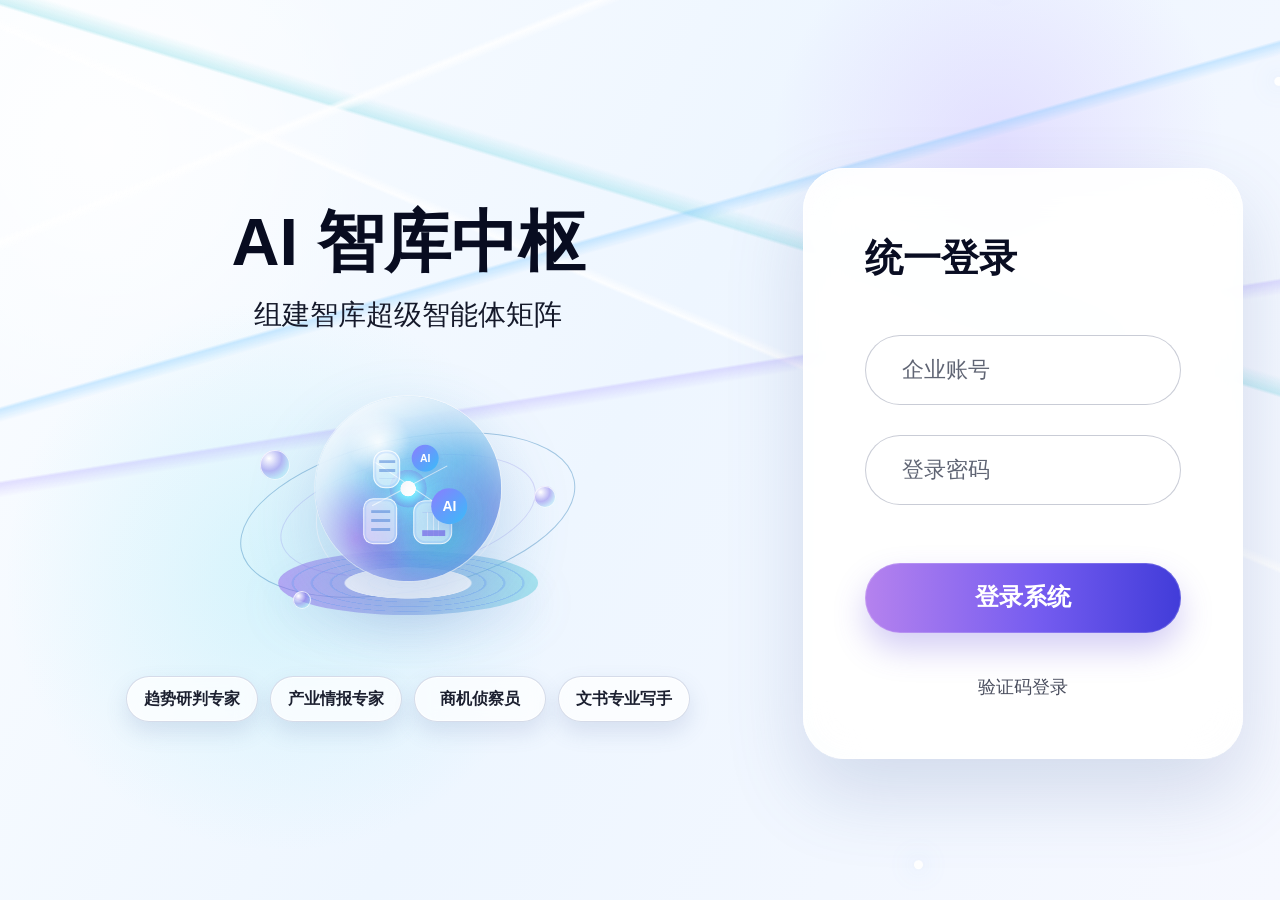
<file: 国青企业Agent系统Demo/index.html>
<!DOCTYPE html>
<html lang="zh-CN">
<head>
  <meta charset="UTF-8">
  <meta name="viewport" content="width=device-width, initial-scale=1.0">
  <title>国青企业 Agent 系统 · 一阶段 Demo</title>
  <link rel="stylesheet" href="css/style.css">
</head>
<body>
  <div id="app">
    <!-- 登录页（深色科技风） -->
    <div id="login-view" class="login-view login-view--tech">
      <!-- 星空背景层 -->
      <div class="login-stars" aria-hidden="true">
        <div class="stars-layer stars-layer--1"></div>
        <div class="stars-layer stars-layer--2"></div>
        <div class="stars-layer stars-layer--3"></div>
      </div>
      <!-- 装饰光斑 -->
      <div class="login-glow login-glow--tl" aria-hidden="true"></div>
      <div class="login-glow login-glow--br" aria-hidden="true"></div>

      <div class="login-tech-inner">
        <!-- 左侧品牌区 -->
        <div class="login-tech-left">
          <!-- 中央智库图标 -->
          <div class="hub-stage" aria-hidden="true">
            <div class="hub-orbit hub-orbit--outer"></div>
            <div class="hub-orbit hub-orbit--mid"></div>
            <div class="hub-orbit hub-orbit--inner"></div>
            <svg class="hub-book" viewBox="0 0 200 200" fill="none">
              <defs>
                <radialGradient id="bookGlow" cx="50%" cy="50%" r="50%">
                  <stop offset="0%" stop-color="#9ad5ff" stop-opacity="1"/>
                  <stop offset="60%" stop-color="#5aa8ff" stop-opacity="0.6"/>
                  <stop offset="100%" stop-color="#5aa8ff" stop-opacity="0"/>
                </radialGradient>
                <linearGradient id="bookCover" x1="0%" y1="0%" x2="100%" y2="100%">
                  <stop offset="0%" stop-color="#cfe6ff"/>
                  <stop offset="100%" stop-color="#7fb3ff"/>
                </linearGradient>
                <linearGradient id="bookPage" x1="0%" y1="0%" x2="0%" y2="100%">
                  <stop offset="0%" stop-color="#ffffff"/>
                  <stop offset="100%" stop-color="#d6e8ff"/>
                </linearGradient>
              </defs>
              <!-- 光晕底 -->
              <circle cx="100" cy="100" r="92" fill="url(#bookGlow)"/>
              <!-- 外环装饰 -->
              <circle cx="100" cy="100" r="78" stroke="rgba(154,213,255,.4)" stroke-width="1" fill="none" stroke-dasharray="2 4"/>
              <circle cx="100" cy="100" r="64" stroke="rgba(154,213,255,.55)" stroke-width="1" fill="none"/>
              <!-- 书的左页 -->
              <path d="M100 60 L60 72 L60 138 L100 148 Z" fill="url(#bookPage)" stroke="url(#bookCover)" stroke-width="1.2"/>
              <!-- 右页 -->
              <path d="M100 60 L140 72 L140 138 L100 148 Z" fill="url(#bookPage)" stroke="url(#bookCover)" stroke-width="1.2"/>
              <!-- 中线书脊 -->
              <line x1="100" y1="60" x2="100" y2="148" stroke="#5aa8ff" stroke-width="1.2"/>
              <!-- 左页文字行 -->
              <line x1="68" y1="86" x2="94" y2="80" stroke="#7fb3ff" stroke-width="1.2" stroke-linecap="round"/>
              <line x1="68" y1="96" x2="94" y2="90" stroke="#7fb3ff" stroke-width="1.2" stroke-linecap="round"/>
              <line x1="68" y1="106" x2="94" y2="100" stroke="#7fb3ff" stroke-width="1.2" stroke-linecap="round"/>
              <line x1="68" y1="116" x2="90" y2="111" stroke="#7fb3ff" stroke-width="1.2" stroke-linecap="round"/>
              <line x1="68" y1="126" x2="94" y2="120" stroke="#7fb3ff" stroke-width="1.2" stroke-linecap="round"/>
              <!-- 右页文字行 -->
              <line x1="106" y1="80" x2="132" y2="86" stroke="#7fb3ff" stroke-width="1.2" stroke-linecap="round"/>
              <line x1="106" y1="90" x2="132" y2="96" stroke="#7fb3ff" stroke-width="1.2" stroke-linecap="round"/>
              <line x1="106" y1="100" x2="132" y2="106" stroke="#7fb3ff" stroke-width="1.2" stroke-linecap="round"/>
              <line x1="110" y1="111" x2="132" y2="116" stroke="#7fb3ff" stroke-width="1.2" stroke-linecap="round"/>
              <line x1="106" y1="120" x2="132" y2="126" stroke="#7fb3ff" stroke-width="1.2" stroke-linecap="round"/>
              <!-- 顶部光束 -->
              <path d="M100 30 L96 56 L104 56 Z" fill="url(#bookGlow)" opacity="0.9"/>
              <line x1="100" y1="20" x2="100" y2="58" stroke="rgba(154,213,255,.7)" stroke-width="1.2" stroke-linecap="round"/>
              <!-- 节点 -->
              <circle cx="100" cy="100" r="3" fill="#bfe2ff"/>
              <circle cx="40" cy="100" r="2.4" fill="#9ad5ff" opacity="0.85"/>
              <circle cx="160" cy="100" r="2.4" fill="#9ad5ff" opacity="0.85"/>
              <circle cx="100" cy="40" r="2" fill="#9ad5ff" opacity="0.7"/>
              <circle cx="100" cy="160" r="2" fill="#9ad5ff" opacity="0.7"/>
            </svg>
            <div class="hub-globe">
              <span class="hub-core"></span>
              <span class="hub-line hub-line--a"></span>
              <span class="hub-line hub-line--b"></span>
              <span class="hub-cardlet hub-cardlet--doc"></span>
              <span class="hub-cardlet hub-cardlet--paper"></span>
              <span class="hub-cardlet hub-cardlet--chart"></span>
              <span class="hub-chip hub-chip--a">AI</span>
              <span class="hub-chip hub-chip--b">AI</span>
            </div>
            <span class="hub-bubble hub-bubble--a"></span>
            <span class="hub-bubble hub-bubble--b"></span>
            <span class="hub-bubble hub-bubble--c"></span>
          </div>

          <!-- 文案 -->
          <h1 class="tech-title">AI 智库中枢</h1>
          <p class="tech-subtitle">组建智库超级智能体矩阵</p>

          <!-- 智能体标签 -->
          <div class="tech-agents">
            <span class="tech-agent-chip"><i class="tech-agent-dot" style="--c:#5eead4"></i>趋势研判专家</span>
            <span class="tech-agent-chip"><i class="tech-agent-dot" style="--c:#a78bfa"></i>产业情报专家</span>
            <span class="tech-agent-chip"><i class="tech-agent-dot" style="--c:#60a5fa"></i>商机侦察员</span>
            <span class="tech-agent-chip"><i class="tech-agent-dot" style="--c:#f0abfc"></i>文书专业写手</span>
          </div>

        </div>

        <!-- 右侧登录卡 -->
        <div class="login-tech-card">
          <div class="login-tech-card-glow" aria-hidden="true"></div>
          <div class="login-tech-card-inner">
            <div class="login-tech-head">
              <h2>统一登录</h2>
            </div>

            <form id="login-form" class="login-tech-form" autocomplete="on">
              <label class="tech-field">
                <span class="tech-field-label">企业帐号</span>
                <span class="tech-field-input">
                  <svg class="tech-field-icon" viewBox="0 0 24 24" fill="none" stroke="currentColor" stroke-width="1.6">
                    <path d="M3 21v-2a4 4 0 0 1 4-4h10a4 4 0 0 1 4 4v2" stroke-linecap="round"/>
                    <circle cx="12" cy="7" r="4"/>
                  </svg>
                  <input id="login-account" type="text" value="" autocomplete="username" placeholder="企业账号">
                </span>
              </label>

              <label class="tech-field">
                <span class="tech-field-label">登录密码</span>
                <span class="tech-field-input">
                  <svg class="tech-field-icon" viewBox="0 0 24 24" fill="none" stroke="currentColor" stroke-width="1.6">
                    <rect x="3" y="11" width="18" height="10" rx="2"/>
                    <path d="M7 11V7a5 5 0 0 1 10 0v4" stroke-linecap="round"/>
                  </svg>
                  <input id="login-password" type="password" value="" autocomplete="current-password" placeholder="登录密码">
                </span>
              </label>

              <label class="tech-field">
                <span class="tech-field-input">
                  <svg class="tech-field-icon" viewBox="0 0 24 24" fill="none" stroke="currentColor" stroke-width="1.6">
                    <circle cx="12" cy="8" r="4"/>
                    <path d="M4 21v-1a6 6 0 0 1 6-6h4a6 6 0 0 1 6 6v1" stroke-linecap="round"/>
                  </svg>
                  <select id="login-role" class="tech-select">
                    <option value="申报顾问">申报顾问</option>
                    <option value="项目经理">项目经理</option>
                    <option value="系统管理员">系统管理员</option>
                  </select>
                </span>
              </label>

              <button id="login-btn" type="button" class="tech-login-btn">
                <span>登录系统</span>
                <svg viewBox="0 0 24 24" fill="none" stroke="currentColor" stroke-width="2">
                  <path d="M5 12h14M13 5l7 7-7 7" stroke-linecap="round" stroke-linejoin="round"/>
                </svg>
              </button>

              <div class="login-tech-meta">
                <button type="button" class="tech-link" id="captcha-login-btn">验证码登录</button>
              </div>
            </form>
          </div>
        </div>
      </div>
    </div>

    <!-- 主应用 -->
    <div id="app-shell" class="app-shell hidden">
      <aside class="sidebar" id="sidebar">
        <div class="sidebar-brand">
          <span class="brand-mark">国</span>
          <div>
            <div class="brand-name">国青企业 Agent</div>
            <div class="brand-sub">政策申报协同平台</div>
          </div>
        </div>
        <nav class="side-nav" id="side-nav"></nav>
        <div class="side-user">
          <div class="avatar" id="side-avatar">顾</div>
          <div>
            <div class="side-user-name" id="side-user-name">顾晓岚</div>
            <div class="side-user-role" id="side-user-role">申报顾问</div>
          </div>
          <button class="icon-btn" id="logout-btn" title="退出登录" aria-label="退出登录"></button>
        </div>
      </aside>

      <div class="main">
        <header class="topbar">
          <button class="icon-btn menu-btn" id="menu-btn" title="菜单" aria-label="菜单"></button>
          <div class="crumb" id="crumb">工作台</div>
          <div class="ai-status" title="智库中枢运行状态">
            <span class="ai-status-pulse"></span>
            <span class="ai-status-text">智库中枢 · 7 Agent 在线</span>
          </div>
          <div class="top-actions">
            <button class="icon-btn" id="notify-btn" title="通知" aria-label="通知">
              <span class="notify-dot"></span>
            </button>
            <div class="top-user">
              <div class="avatar" id="top-avatar">顾</div>
              <div>
                <div class="top-user-name" id="top-user-name">顾晓岚</div>
                <div class="top-user-role" id="top-user-role">申报顾问</div>
              </div>
            </div>
          </div>
          <div class="dropdown hidden" id="notify-dropdown">
            <div class="dropdown-head">待办与提醒</div>
            <div class="dropdown-list" id="notify-list"></div>
          </div>
        </header>
        <main class="view" id="view"></main>
      </div>
      <!-- 悬浮 AI 智库助手 -->
      <button class="ai-orb" id="ai-orb" title="智库助手" aria-label="智库助手">
        <span class="ai-orb-pulse"></span>
        <span class="ai-orb-pulse ai-orb-pulse--2"></span>
        <svg viewBox="0 0 24 24" fill="none" stroke="currentColor" stroke-width="1.6" stroke-linecap="round" stroke-linejoin="round">
          <circle cx="12" cy="12" r="3"/>
          <path d="M12 1v3M12 20v3M4.22 4.22l2.12 2.12M17.66 17.66l2.12 2.12M1 12h3M20 12h3M4.22 19.78l2.12-2.12M17.66 6.34l2.12-2.12"/>
        </svg>
        <span class="ai-orb-label">智库助手</span>
      </button>
    </div>
  </div>

  <div id="modal-root"></div>
  <div id="drawer-root"></div>
  <div id="toast-root"></div>
  <script src="js/data.js"></script>
  <script src="js/app.js"></script>
</body>
</html>
</file>
<file: 国青企业Agent系统Demo/css/style.css>
:root {
  --primary: #6098f2;
  --primary-light: #eef5ff;
  --primary-dark: #2f67c8;
  --ai-purple: #8a84e8;
  --ai-cyan: #61d0dd;
  --ai-ink: #222633;
  --ai-surface: rgba(255,255,255,.82);
  --ai-line: rgba(96,152,242,.18);
  --success: #10b981;
  --success-bg: #d1fae5;
  --success-text: #059669;
  --warning: #f59e0b;
  --warning-bg: #fef3c7;
  --warning-text: #d97706;
  --danger: #ef4444;
  --danger-bg: #fee2e2;
  --danger-text: #ef4444;
  --info: #6098f2;
  --info-bg: #eef5ff;
  --info-text: #2f67c8;
  --bg: #f6f9ff;
  --card: rgba(255,255,255,.9);
  --border: #dbe7fb;
  --secondary-bg: #f2f7ff;
  --row-alt: #f8fbff;
  --text: #222633;
  --text-2: #66758f;
  --text-3: #9aa9c0;
  --radius-btn: 10px;
  --radius-input: 12px;
  --radius-card: 14px;
  --radius-modal: 12px;
  --shadow-card: 0 12px 36px rgba(59,95,160,.08), 0 1px 2px rgba(79,119,190,.06);
  --shadow-hover: 0 18px 46px rgba(59,95,160,.14), 0 0 0 1px rgba(96,152,242,.18);
  --shadow-modal: 0 22px 60px rgba(34,38,51,.18);
  --sidebar-w: 232px;
  --topbar-h: 56px;
  --font: "PingFang SC", "Microsoft YaHei", "Segoe UI", sans-serif;
}

* { box-sizing: border-box; margin: 0; padding: 0; }
html, body { height: 100%; }
body {
  font-family: var(--font);
  font-size: 14px;
  line-height: 1.6;
  color: var(--text);
  background: var(--bg);
  -webkit-font-smoothing: antialiased;
}
body.login-mode {
  background:
    radial-gradient(ellipse 70% 50% at 18% 22%, rgba(60,120,220,.45), transparent 60%),
    radial-gradient(ellipse 60% 45% at 85% 78%, rgba(120,90,220,.35), transparent 60%),
    radial-gradient(ellipse 40% 40% at 50% 100%, rgba(60,180,220,.25), transparent 60%),
    linear-gradient(160deg, #050d22 0%, #081536 38%, #0a1a45 70%, #050b1f 100%);
}
body::before {
  content: "";
  position: fixed;
  inset: 0;
  z-index: -1;
  pointer-events: none;
  background-image:
    linear-gradient(rgba(96,152,242,.08) 1px, transparent 1px),
    linear-gradient(90deg, rgba(96,152,242,.08) 1px, transparent 1px);
  background-size: 40px 40px;
  mask-image: linear-gradient(180deg, rgba(0,0,0,.55), transparent 72%);
}
body.login-mode::before { display: none; }
button, input, select, textarea { font: inherit; color: inherit; }
button { cursor: pointer; background: none; border: none; }
a { color: var(--primary); text-decoration: none; }
.hidden { display: none !important; }

/* ===== 通用元素 ===== */
.agent-title-mark {
  display: inline-flex;
  align-items: center;
  gap: 8px;
  vertical-align: middle;
}
.agent-mark-dot {
  position: relative;
  display: inline-flex;
  align-items: center;
  justify-content: center;
  width: 11px;
  height: 11px;
  min-width: 11px;
  border-radius: 50%;
  background: linear-gradient(135deg, #ffb020, #ff7a00);
  box-shadow: 0 0 0 3px rgba(255, 139, 26, .16), 0 0 14px rgba(255, 122, 0, .45);
  border: 1px solid rgba(255,255,255,.88);
  vertical-align: middle;
  cursor: pointer;
}
.agent-mark-dot::after {
  content: "";
  position: absolute;
  inset: -5px;
  border-radius: inherit;
  border: 1px solid rgba(255, 145, 35, .42);
  animation: markPulse 1.8s ease-out infinite;
}
.agent-mark-dot:hover {
  transform: scale(1.18);
  box-shadow: 0 0 0 4px rgba(255, 139, 26, .22), 0 0 18px rgba(255, 122, 0, .6);
}
.marked-action-row {
  position: relative;
  display: flex;
  align-items: center;
  gap: 10px;
}
.marked-action-row .btn-block {
  flex: 1;
}
.score-global-actions,
.doc-top-actions,
.page-actions,
.writer-bottom-chat {
  position: relative;
}
.agent-spec {
  display: flex;
  flex-direction: column;
  gap: 14px;
}
.agent-spec-hero,
.agent-spec-grid > div,
.agent-spec-accept {
  border: 1px solid rgba(245, 158, 11, .22);
  background: linear-gradient(135deg, rgba(255, 251, 235, .92), rgba(255,255,255,.9));
  border-radius: 10px;
  padding: 12px 14px;
}
.agent-spec-hero {
  display: grid;
  grid-template-columns: 16px 1fr;
  gap: 10px;
  align-items: start;
}
.agent-spec-dot {
  width: 12px;
  height: 12px;
  margin-top: 5px;
  border-radius: 50%;
  background: linear-gradient(135deg, #ffb020, #ff7a00);
  box-shadow: 0 0 0 4px rgba(255, 139, 26, .16);
}
.agent-spec b {
  display: block;
  color: #9a4f00;
  font-size: 13px;
  margin-bottom: 4px;
}
.agent-spec p {
  color: var(--text);
  font-size: 13px;
  line-height: 1.75;
}
.agent-spec-grid {
  display: grid;
  grid-template-columns: 1fr 1fr;
  gap: 12px;
}
.agent-spec-section {
  border: 1px solid rgba(245, 158, 11, .18);
  background: rgba(255,255,255,.72);
  border-radius: 10px;
  padding: 12px 14px;
}
.agent-cap-list {
  display: flex;
  flex-wrap: wrap;
  gap: 8px;
}
.agent-cap-chip {
  display: inline-flex;
  align-items: center;
  height: 24px;
  padding: 0 9px;
  border-radius: 999px;
  background: rgba(255, 247, 237, .95);
  border: 1px solid rgba(245, 158, 11, .24);
  color: #9a4f00;
  font-size: 12px;
  font-weight: 600;
}
@keyframes markPulse {
  0% { transform: scale(.75); opacity: .9; }
  100% { transform: scale(1.45); opacity: 0; }
}
.btn {
  display: inline-flex;
  align-items: center;
  justify-content: center;
  gap: 6px;
  height: 34px;
  padding: 0 14px;
  border-radius: var(--radius-btn);
  font-size: 14px;
  font-weight: 500;
  border: 1px solid transparent;
  transition: all 150ms cubic-bezier(.4,0,.2,1);
  white-space: nowrap;
}
.btn svg { width: 15px; height: 15px; flex: none; }
.btn:active { transform: scale(.98); }
.btn:disabled { opacity: .4; cursor: not-allowed; }
.btn-primary {
  background: linear-gradient(135deg, var(--primary), var(--ai-purple));
  color: #fff;
  box-shadow: 0 8px 18px rgba(96,152,242,.22);
}
.btn-primary:hover {
  background: linear-gradient(135deg, var(--primary-dark), #6f68d8);
  box-shadow: 0 10px 24px rgba(96,152,242,.28);
}
.btn-outline { border-color: rgba(96,152,242,.2); background: rgba(255,255,255,.74); color: var(--text); }
.btn-outline:hover { border-color: rgba(96,152,242,.46); color: var(--primary-dark); background: rgba(238,245,255,.84); box-shadow: 0 0 0 3px rgba(97,208,221,.12); }
.btn-ghost { color: var(--text-2); }
.btn-ghost:hover { background: var(--secondary-bg); color: var(--text); }
.btn-danger { background: var(--danger-bg); color: var(--danger-text); }
.btn-danger:hover { background: #fecaca; }
.btn-success { background: var(--success-bg); color: var(--success-text); }
.btn-sm { height: 28px; padding: 0 10px; font-size: 13px; }
.btn-block { width: 100%; height: 40px; font-size: 15px; }
.icon-btn {
  width: 32px; height: 32px;
  display: inline-flex; align-items: center; justify-content: center;
  border-radius: var(--radius-btn); color: var(--text-2);
  transition: all 150ms cubic-bezier(.4,0,.2,1); position: relative;
}
.icon-btn:hover { background: var(--secondary-bg); color: var(--text); }
.icon-btn svg { width: 17px; height: 17px; }

.field { display: flex; flex-direction: column; gap: 6px; }
.field > span { font-size: 13px; color: var(--text-2); }
.input, .select, textarea.input {
  height: 38px;
  border: 1px solid var(--border);
  border-radius: var(--radius-input);
  background: rgba(255,255,255,.86);
  padding: 0 12px;
  font-size: 14px;
  outline: none;
  width: 100%;
  transition: box-shadow 150ms ease, border-color 150ms ease;
}
textarea.input { height: auto; padding: 10px 12px; resize: vertical; }
.input:focus, .select:focus, textarea.input:focus {
  border-color: var(--primary);
  box-shadow: 0 0 0 3px rgba(96,152,242,.18), 0 0 0 6px rgba(97,208,221,.08);
}
.input::placeholder, textarea.input::placeholder { color: var(--text-3); }
.form-grid { display: grid; grid-template-columns: repeat(2, 1fr); gap: 16px; }

.card {
  background: var(--ai-surface);
  border: 1px solid var(--border);
  border-radius: var(--radius-card);
  box-shadow: var(--shadow-card);
  padding: 20px;
  backdrop-filter: blur(14px);
  transition: box-shadow 150ms ease, border-color 150ms ease, transform 150ms ease;
}
.card.hoverable:hover { box-shadow: var(--shadow-hover); border-color: rgba(96,152,242,.24); transform: translateY(-1px); }
.card-head {
  display: flex; align-items: flex-start; justify-content: space-between;
  gap: 16px; margin-bottom: 16px;
}
.card-title { font-size: 16px; font-weight: 600; line-height: 1.4; color: #203d7c; }
.card-sub { font-size: 12px; color: var(--text-2); margin-top: 2px; }

.page-head {
  display: flex; align-items: center; justify-content: space-between;
  gap: 16px; margin-bottom: 20px; flex-wrap: wrap;
}
.page-title { font-size: 20px; font-weight: 700; line-height: 1.3; color: #203d7c; }
.page-sub { font-size: 13px; color: var(--text-2); margin-top: 4px; max-width: 760px; }
.page-actions { display: flex; gap: 8px; align-items: center; flex-wrap: wrap; }

.tag {
  display: inline-flex; align-items: center; gap: 4px;
  height: 22px; padding: 0 8px; border-radius: 12px;
  font-size: 11px; font-weight: 500; white-space: nowrap;
}
.tag::before { content: ""; width: 5px; height: 5px; border-radius: 50%; background: currentColor; }
.tag-green { background: var(--success-bg); color: var(--success-text); }
.tag-yellow { background: var(--warning-bg); color: var(--warning-text); }
.tag-red { background: var(--danger-bg); color: var(--danger-text); }
.tag-blue { background: var(--info-bg); color: var(--info-text); }
.tag-gray { background: var(--secondary-bg); color: var(--text-2); }
.tag-plain::before { display: none; }

.dot { display: inline-block; width: 8px; height: 8px; border-radius: 50%; }
.dot-green { background: var(--success); }
.dot-yellow { background: var(--warning); }
.dot-red { background: var(--danger); }
.dot-blue { background: var(--info); }
.dot-gray { background: var(--text-3); }

.table-wrap { overflow-x: auto; border: 1px solid var(--border); border-radius: 8px; }
.table { width: 100%; border-collapse: collapse; font-size: 13px; min-width: 720px; }
.table th {
  background: var(--secondary-bg);
  color: var(--text-2);
  font-size: 12px;
  font-weight: 500;
}
.role-th { color: var(--primary-dark) !important; font-weight: 600 !important; }
.role-th:hover { color: var(--primary) !important; text-decoration: underline; }
  text-align: left;
  padding: 10px 12px;
  white-space: nowrap;
  border-bottom: 1px solid var(--border);
}
.table td {
  padding: 10px 12px;
  border-bottom: 1px solid var(--border);
  vertical-align: middle;
  line-height: 1.5;
}
.table tbody tr:nth-child(even) { background: var(--row-alt); }
.table tbody tr:hover { background: var(--primary-light); }
.table tbody tr:last-child td { border-bottom: none; }
.table .num { text-align: right; font-variant-numeric: tabular-nums; font-weight: 600; }
.table .link { color: var(--primary); cursor: pointer; }
.table .link:hover { text-decoration: underline; }

.kpi-row { display: grid; grid-template-columns: repeat(4, 1fr); gap: 16px; margin-bottom: 16px; }
.kpi {
  background: var(--card); border: 1px solid var(--border);
  border-radius: var(--radius-card); box-shadow: var(--shadow-card); padding: 16px;
  display: flex; align-items: center; gap: 14px;
}
.kpi-ico {
  width: 40px; height: 40px; border-radius: 10px; flex: none;
  display: flex; align-items: center; justify-content: center;
  background: var(--primary-light); color: var(--primary);
}
.kpi-ico svg { width: 20px; height: 20px; }
.kpi-meta { min-width: 0; }
.kpi-label { font-size: 12px; color: var(--text-2); }
.kpi-value { font-size: 22px; font-weight: 700; font-variant-numeric: tabular-nums; line-height: 1.25; }
.kpi-delta { font-size: 12px; color: var(--text-2); display: flex; align-items: center; gap: 4px; }
.kpi-delta.up { color: var(--success-text); }
.kpi-delta.down { color: var(--danger-text); }

.grid-2 { display: grid; grid-template-columns: 1fr 1fr; gap: 16px; }
.grid-3 { display: grid; grid-template-columns: repeat(3, 1fr); gap: 16px; }
.grid-4 { display: grid; grid-template-columns: repeat(4, 1fr); gap: 16px; }
.grid-2-1 { display: grid; grid-template-columns: 2fr 1fr; gap: 16px; }
.grid-1-2 { display: grid; grid-template-columns: 1fr 2fr; gap: 16px; }
.section { margin-bottom: 16px; }

.bar { height: 8px; border-radius: 4px; background: var(--secondary-bg); overflow: hidden; }
.bar > i { display: block; height: 100%; border-radius: 4px; background: linear-gradient(90deg, var(--ai-purple), var(--primary), var(--ai-cyan)); }
.bar-green > i { background: var(--success); }
.bar-yellow > i { background: var(--warning); }
.bar-red > i { background: var(--danger); }

.progress-steps { display: flex; align-items: flex-start; gap: 0; }
.pstep { flex: 1; display: flex; flex-direction: column; align-items: center; gap: 6px; text-align: center; position: relative; }
.pstep::before {
  content: ""; position: absolute; top: 13px; left: -50%; width: 100%; height: 2px; background: var(--border);
}
.pstep:first-child::before { display: none; }
.pstep.done::before { background: var(--success); }
.pstep-ico {
  width: 28px; height: 28px; border-radius: 50%; background: var(--secondary-bg);
  color: var(--text-3); display: flex; align-items: center; justify-content: center;
  font-size: 12px; font-weight: 600; z-index: 1; border: 2px solid var(--border);
}
.pstep.done .pstep-ico { background: var(--success-bg); color: var(--success-text); border-color: var(--success); }
.pstep.active .pstep-ico { background: var(--primary-light); color: var(--primary); border-color: var(--primary); }
.pstep-label { font-size: 12px; color: var(--text-2); }
.pstep.done .pstep-label { color: var(--success-text); }
.pstep.active .pstep-label { color: var(--primary); font-weight: 600; }

.filter-bar {
  display: flex; align-items: flex-end; gap: 12px; flex-wrap: wrap;
  background: var(--card); border: 1px solid var(--border); border-radius: var(--radius-card);
  padding: 16px; margin-bottom: 16px;
}
.filter-bar .field { min-width: 150px; flex: 1; }

.tabs { display: flex; gap: 4px; border-bottom: 1px solid var(--border); margin-bottom: 16px; }
.tab {
  padding: 8px 12px; font-size: 14px; color: var(--text-2); border-bottom: 2px solid transparent;
  margin-bottom: -1px; transition: all 150ms ease;
}
.tab:hover { color: var(--text); }
.tab.active { color: var(--primary); border-bottom-color: var(--primary); font-weight: 600; }

.agent-steps {
  background: linear-gradient(90deg, rgba(238,245,255,.96), rgba(245,243,255,.96)); border: 1px solid rgba(96,152,242,.2); border-radius: 12px; padding: 12px 16px;
  display: flex; align-items: center; gap: 10px; font-size: 13px; color: var(--primary-dark);
  margin-bottom: 12px;
}
.agent-steps .spin { width: 16px; height: 16px; border: 2px solid rgba(96,152,242,.25); border-top-color: var(--ai-cyan); border-radius: 50%; animation: spin .8s linear infinite; }
@keyframes spin { to { transform: rotate(360deg); } }

.skeleton { border-radius: 6px; background: linear-gradient(90deg, #eef2f7 25%, #e2e8f0 37%, #eef2f7 63%); background-size: 400% 100%; animation: shimmer 1.4s ease infinite; }
@keyframes shimmer { 0% { background-position: 100% 0; } 100% { background-position: -100% 0; } }

.empty {
  display: flex; flex-direction: column; align-items: center; justify-content: center;
  gap: 8px; padding: 40px 16px; color: var(--text-3); text-align: center;
}
.empty svg { width: 40px; height: 40px; opacity: .55; }

/* ===== 登录页（深色科技风 · AI 智库中枢） ===== */
.login-view { min-height: 100vh; display: block; background: transparent; }
.login-view--tech {
  position: relative;
  overflow: hidden;
  background:
    radial-gradient(ellipse 70% 50% at 18% 22%, rgba(60,120,220,.45), transparent 60%),
    radial-gradient(ellipse 60% 45% at 85% 78%, rgba(120,90,220,.35), transparent 60%),
    radial-gradient(ellipse 40% 40% at 50% 100%, rgba(60,180,220,.25), transparent 60%),
    linear-gradient(160deg, #050d22 0%, #081536 38%, #0a1a45 70%, #050b1f 100%);
  color: #cfe0ff;
}

/* 星空层 */
.login-stars { position: absolute; inset: 0; pointer-events: none; z-index: 0; }
.stars-layer { position: absolute; inset: 0; }
.stars-layer--1 {
  background-image:
    radial-gradient(1px 1px at 12% 18%, #fff, transparent),
    radial-gradient(1px 1px at 28% 72%, #cfe0ff, transparent),
    radial-gradient(1.2px 1.2px at 47% 32%, #fff, transparent),
    radial-gradient(1px 1px at 63% 58%, #b9d6ff, transparent),
    radial-gradient(1px 1px at 78% 22%, #fff, transparent),
    radial-gradient(1.4px 1.4px at 88% 68%, #fff, transparent),
    radial-gradient(1px 1px at 8% 88%, #cfe0ff, transparent),
    radial-gradient(1px 1px at 35% 12%, #fff, transparent),
    radial-gradient(1px 1px at 92% 38%, #b9d6ff, transparent),
    radial-gradient(1px 1px at 22% 48%, #fff, transparent);
  background-size: 100% 100%;
  animation: starsTwinkle 6s ease-in-out infinite;
  opacity: .9;
}
.stars-layer--2 {
  background-image:
    radial-gradient(1.4px 1.4px at 16% 64%, #fff, transparent),
    radial-gradient(1.2px 1.2px at 54% 8%, #cfe0ff, transparent),
    radial-gradient(1.4px 1.4px at 70% 86%, #fff, transparent),
    radial-gradient(1px 1px at 38% 44%, #b9d6ff, transparent),
    radial-gradient(1.4px 1.4px at 84% 50%, #fff, transparent);
  background-size: 100% 100%;
  animation: starsTwinkle 9s ease-in-out infinite reverse;
  opacity: .75;
}
.stars-layer--3 {
  background-image:
    radial-gradient(2px 2px at 32% 28%, rgba(186,220,255,.9), transparent 60%),
    radial-gradient(1.6px 1.6px at 72% 18%, rgba(186,220,255,.85), transparent 60%),
    radial-gradient(1.8px 1.8px at 18% 80%, rgba(186,220,255,.85), transparent 60%),
    radial-gradient(1.6px 1.6px at 90% 88%, rgba(186,220,255,.9), transparent 60%);
  background-size: 100% 100%;
  animation: starsTwinkle 5s ease-in-out infinite;
  opacity: .9;
}
@keyframes starsTwinkle {
  0%, 100% { opacity: .55; }
  50% { opacity: 1; }
}

/* 装饰光斑 */
.login-glow {
  position: absolute; pointer-events: none; z-index: 0; border-radius: 50%;
  filter: blur(60px); opacity: .55;
}
.login-glow--tl { width: 380px; height: 380px; top: -120px; left: -120px; background: radial-gradient(circle, #3a7df0 0%, transparent 70%); }
.login-glow--br { width: 480px; height: 480px; bottom: -160px; right: -120px; background: radial-gradient(circle, #6a5dd0 0%, transparent 70%); }

/* 内容容器 */
.login-tech-inner {
  position: relative; z-index: 1;
  min-height: 100vh;
  display: grid;
  grid-template-columns: 1.05fr 1fr;
  gap: 32px;
  padding: 56px 72px;
  align-items: center;
}
.login-tech-foot {
  position: absolute; bottom: 22px; left: 0; right: 0; text-align: center;
  font-size: 12px; color: rgba(207,224,255,.5); z-index: 1; letter-spacing: .5px;
}

/* ===== 左侧品牌区 ===== */
.login-tech-left { color: #e7f1ff; max-width: 560px; }
.login-tech-logo { display: flex; align-items: center; gap: 10px; margin-bottom: 24px; }
.tech-logo-mark {
  width: 34px; height: 34px; border-radius: 9px;
  background: linear-gradient(135deg, #4f8ef7, #7b6cdf);
  color: #fff; display: inline-flex; align-items: center; justify-content: center;
  font-weight: 700; font-size: 16px;
  box-shadow: 0 6px 20px rgba(79,142,247,.45);
}
.tech-logo-text { font-size: 14px; color: rgba(207,224,255,.85); letter-spacing: .5px; }

/* 中央舞台 */
.hub-stage {
  position: relative; width: 320px; height: 320px; margin: 12px 0 28px;
  display: flex; align-items: center; justify-content: center;
}
.hub-book { width: 100%; height: 100%; filter: drop-shadow(0 0 24px rgba(106,180,255,.55)); animation: hubFloat 6s ease-in-out infinite; }
@keyframes hubFloat {
  0%, 100% { transform: translateY(0); }
  50% { transform: translateY(-6px); }
}
.hub-orbit {
  position: absolute; border-radius: 50%; border: 1px solid rgba(154,213,255,.25);
  pointer-events: none;
}
.hub-orbit--outer { width: 320px; height: 320px; border-color: rgba(154,213,255,.18); border-style: dashed; animation: orbitSpin 28s linear infinite; }
.hub-orbit--mid { width: 240px; height: 240px; border-color: rgba(154,213,255,.32); animation: orbitSpin 18s linear infinite reverse; }
.hub-orbit--inner { width: 180px; height: 180px; border-color: rgba(154,213,255,.5); animation: orbitSpin 12s linear infinite; }
@keyframes orbitSpin { to { transform: rotate(360deg); } }

/* 文案 */
.tech-title {
  font-size: 44px; font-weight: 800; line-height: 1.2; color: #ffffff;
  letter-spacing: 1px;
  text-shadow: 0 0 24px rgba(106,180,255,.4);
  margin-bottom: 10px;
}
.tech-subtitle {
  font-size: 16px; color: rgba(207,224,255,.78); margin-bottom: 24px;
  letter-spacing: .5px;
}

/* 智能体标签 */
.tech-agents { display: flex; flex-wrap: wrap; gap: 10px; margin-bottom: 24px; }
.tech-agent-chip {
  display: inline-flex; align-items: center; gap: 8px;
  padding: 7px 14px; border-radius: 999px;
  background: rgba(60,120,220,.18);
  border: 1px solid rgba(106,180,255,.45);
  color: #dceeff; font-size: 13px;
  backdrop-filter: blur(6px);
  transition: all 200ms ease;
}
.tech-agent-chip:hover { background: rgba(60,120,220,.32); border-color: rgba(154,213,255,.7); transform: translateY(-1px); }
.tech-agent-dot {
  width: 8px; height: 8px; border-radius: 50%;
  background: var(--c, #5eead4);
  box-shadow: 0 0 8px var(--c, #5eead4);
  animation: agentDotPulse 2.4s ease-in-out infinite;
}
@keyframes agentDotPulse {
  0%, 100% { transform: scale(1); opacity: 1; }
  50% { transform: scale(1.3); opacity: .65; }
}

.tech-foot {
  display: flex; align-items: center; gap: 8px;
  font-size: 12px; color: rgba(207,224,255,.55); margin-top: 12px;
}
.tech-foot-dot {
  width: 7px; height: 7px; border-radius: 50%;
  background: #4ade80; box-shadow: 0 0 8px #4ade80;
  animation: agentDotPulse 2s ease-in-out infinite;
}

/* ===== 右侧登录卡（玻璃拟态） ===== */
.login-tech-card {
  position: relative;
  width: 100%; max-width: 420px;
  margin-left: auto;
  border-radius: 22px;
  padding: 1.5px;
  background: linear-gradient(135deg, rgba(106,180,255,.65), rgba(122,108,223,.5) 50%, rgba(58,209,221,.45));
  box-shadow:
    0 30px 80px rgba(0,10,40,.55),
    0 0 0 1px rgba(154,213,255,.15) inset;
  animation: cardFloat 8s ease-in-out infinite;
}
@keyframes cardFloat {
  0%, 100% { transform: translateY(0); }
  50% { transform: translateY(-4px); }
}
.login-tech-card-glow {
  position: absolute; inset: -1px; border-radius: 22px; pointer-events: none;
  background: linear-gradient(135deg, rgba(106,180,255,.4), transparent 50%, rgba(122,108,223,.3));
  filter: blur(20px); opacity: .55; z-index: -1;
}
.login-tech-card-inner {
  position: relative;
  background: linear-gradient(160deg, rgba(20,40,90,.78), rgba(10,20,55,.85));
  border-radius: 21px;
  padding: 36px 32px 28px;
  backdrop-filter: blur(20px);
  color: #e7f1ff;
}

/* 卡片顶部光纹 */
.login-tech-card-inner::before {
  content: ""; position: absolute; top: 0; left: 24px; right: 24px; height: 1px;
  background: linear-gradient(90deg, transparent, rgba(154,213,255,.7), transparent);
  pointer-events: none;
}

.login-tech-head h2 {
  font-size: 26px; font-weight: 700; color: #ffffff; text-align: center;
  text-shadow: 0 0 20px rgba(106,180,255,.35);
  letter-spacing: 1px;
}
.login-tech-head p {
  font-size: 13px; color: rgba(207,224,255,.7); text-align: center;
  margin-top: 6px; margin-bottom: 24px;
}

.login-tech-form { display: flex; flex-direction: column; gap: 14px; }

.tech-field { display: flex; flex-direction: column; gap: 6px; }
.tech-field-label { font-size: 12px; color: rgba(207,224,255,.7); padding-left: 4px; }
.tech-field-input {
  display: flex; align-items: center; gap: 10px;
  height: 44px; padding: 0 14px;
  background: rgba(20,40,90,.45);
  border: 1px solid rgba(106,180,255,.28);
  border-radius: 12px;
  transition: all 200ms ease;
}
.tech-field-input:hover { border-color: rgba(106,180,255,.5); }
.tech-field-input:focus-within {
  border-color: rgba(154,213,255,.85);
  background: rgba(20,40,90,.65);
  box-shadow: 0 0 0 3px rgba(106,180,255,.18);
}
.tech-field-icon { width: 17px; height: 17px; color: rgba(154,213,255,.85); flex: none; }
.tech-field-input input,
.tech-field-input .tech-select {
  flex: 1; height: 100%; background: transparent; border: none; outline: none;
  color: #ffffff; font-size: 14px; letter-spacing: .3px;
}
.tech-field-input input::placeholder { color: rgba(207,224,255,.45); }
.tech-select {
  appearance: none;
  background-image: url("data:image/svg+xml;utf8,<svg xmlns='http://www.w3.org/2000/svg' viewBox='0 0 12 12' fill='none' stroke='%239ad5ff' stroke-width='1.6' stroke-linecap='round' stroke-linejoin='round'><path d='M3 5l3 3 3-3'/></svg>");
  background-repeat: no-repeat;
  background-position: right 2px center;
  background-size: 14px;
  padding-right: 18px;
  cursor: pointer;
}
.tech-select option { background: #0a1a45; color: #ffffff; }

/* 登录按钮 */
.tech-login-btn {
  display: flex; align-items: center; justify-content: center; gap: 8px;
  height: 46px; margin-top: 8px;
  border-radius: 12px; border: none; cursor: pointer;
  font-size: 15px; font-weight: 600; color: #ffffff;
  background: linear-gradient(135deg, #4f8ef7 0%, #7b6cdf 50%, #5ad7e3 100%);
  background-size: 200% 200%;
  box-shadow:
    0 10px 30px rgba(79,142,247,.4),
    0 0 0 1px rgba(154,213,255,.3) inset;
  transition: all 250ms ease;
  position: relative;
  animation: btnGradientShift 6s ease infinite;
}
@keyframes btnGradientShift {
  0%, 100% { background-position: 0% 50%; }
  50% { background-position: 100% 50%; }
}
.tech-login-btn:hover {
  transform: translateY(-1px);
  box-shadow:
    0 14px 40px rgba(79,142,247,.55),
    0 0 0 1px rgba(154,213,255,.5) inset,
    0 0 30px rgba(106,180,255,.45);
}
.tech-login-btn:active { transform: translateY(0); }
.tech-login-btn svg { width: 17px; height: 17px; }

/* 链接/元信息 */
.login-tech-meta {
  display: flex; align-items: center; justify-content: center; gap: 12px;
  font-size: 12px; margin-top: 6px;
}
.tech-link { color: rgba(154,213,255,.85); cursor: pointer; transition: color 150ms ease; background: none; border: none; padding: 0; }
.tech-link:hover { color: #ffffff; text-shadow: 0 0 8px rgba(106,180,255,.6); }
.tech-divider { color: rgba(154,213,255,.3); }

/* 角色快选 */
.login-tech-roles { margin-top: 6px; }
.tech-roles-label { font-size: 11px; color: rgba(207,224,255,.5); display: block; margin-bottom: 6px; }
.login-tech-roles .role-chip {
  height: 30px; padding: 0 10px; border-radius: 999px;
  font-size: 12px; margin-right: 6px; margin-bottom: 6px;
  background: rgba(20,40,90,.45);
  border: 1px solid rgba(106,180,255,.28);
  color: rgba(207,224,255,.7);
  transition: all 200ms ease;
}
.login-tech-roles .role-chip:hover {
  border-color: rgba(106,180,255,.6);
  color: #ffffff;
  background: rgba(60,120,220,.32);
}
.login-tech-roles .role-chip.active {
  background: linear-gradient(135deg, rgba(79,142,247,.45), rgba(123,108,223,.45));
  border-color: rgba(154,213,255,.7);
  color: #ffffff;
  box-shadow: 0 0 12px rgba(79,142,247,.35);
}

.login-tech-hint {
  font-size: 11px; color: rgba(207,224,255,.45);
  text-align: center; margin-top: 8px;
}

/* ===== 主框架 ===== */
.app-shell { min-height: 100vh; display: flex; background: transparent; }
.sidebar {
  width: var(--sidebar-w); flex: none; background: rgba(255,255,255,.78); border-right: 1px solid rgba(96,152,242,.16);
  display: flex; flex-direction: column; position: sticky; top: 0; height: 100vh;
  box-shadow: 8px 0 30px rgba(59,95,160,.06);
  backdrop-filter: blur(18px);
}
.sidebar-brand { display: flex; align-items: center; gap: 10px; padding: 16px; border-bottom: 1px solid rgba(96,152,242,.14); background: linear-gradient(180deg, rgba(238,245,255,.8), rgba(255,255,255,.55)); }
.brand-name { font-size: 14px; font-weight: 700; }
.brand-sub { font-size: 11px; color: var(--text-2); }
.side-nav { flex: 1; overflow-y: auto; padding: 12px 10px; }
.nav-group { margin-bottom: 4px; }
.nav-item {
  display: flex; align-items: center; gap: 10px; width: 100%;
  padding: 9px 10px; border-radius: 6px; font-size: 14px; color: var(--text-2);
  transition: all 150ms ease; text-align: left;
}
.nav-item svg { width: 17px; height: 17px; flex: none; }
.nav-item:hover { background: rgba(96,152,242,.08); color: var(--text); }
.nav-item.active { background: linear-gradient(90deg, rgba(96,152,242,.16), rgba(138,132,232,.1)); color: var(--primary-dark); font-weight: 600; border: 1px solid rgba(96,152,242,.18); }
.nav-chevron { margin-left: auto; width: 14px; height: 14px; transition: transform 150ms ease; }
.nav-chevron.open { transform: rotate(90deg); }
.nav-sub { padding-left: 34px; display: none; }
.nav-sub.open { display: block; }
.nav-sub-item {
  display: block; width: 100%; text-align: left; padding: 7px 10px;
  border-radius: 6px; font-size: 13px; color: var(--text-2); transition: all 150ms ease;
}
.nav-sub-item:hover { background: rgba(96,152,242,.08); color: var(--text); }
.nav-sub-item.active { color: var(--primary-dark); font-weight: 600; background: rgba(238,245,255,.84); }
.side-user {
  border-top: 1px solid var(--border); padding: 12px 14px;
  display: flex; align-items: center; gap: 10px;
}
.avatar {
  width: 32px; height: 32px; border-radius: 50%; flex: none;
  background: linear-gradient(135deg, var(--primary), var(--ai-purple)); color: #fff;
  display: flex; align-items: center; justify-content: center; font-size: 13px; font-weight: 600;
}
.side-user-name { font-size: 13px; font-weight: 600; }
.side-user-role { font-size: 12px; color: var(--text-2); }
.side-user .icon-btn { margin-left: auto; }

.main { flex: 1; min-width: 0; display: flex; flex-direction: column; }
.topbar {
  height: var(--topbar-h); background: rgba(255,255,255,.78); border-bottom: 1px solid rgba(96,152,242,.16);
  display: flex; align-items: center; gap: 16px; padding: 0 20px; position: sticky; top: 0; z-index: 30;
  box-shadow: 0 10px 26px rgba(59,95,160,.05);
  backdrop-filter: blur(18px);
}
.crumb { font-size: 14px; font-weight: 600; white-space: nowrap; }
.top-search { flex: 1; max-width: 440px; display: flex; gap: 8px; margin-left: auto; }
.top-search .input { height: 32px; }
.top-actions { display: flex; align-items: center; gap: 6px; }
.top-user { display: flex; align-items: center; gap: 8px; padding-left: 6px; }
.top-user-name { font-size: 13px; font-weight: 600; }
.top-user-role { font-size: 12px; color: var(--text-2); }
.notify-dot {
  position: absolute; top: 6px; right: 6px; width: 7px; height: 7px; border-radius: 50%;
  background: var(--danger); border: 1.5px solid var(--card);
}
.menu-btn { display: none; }
.dropdown {
  position: absolute; top: 48px; right: 8px; width: 320px; background: var(--card);
  border: 1px solid var(--border); border-radius: var(--radius-card); box-shadow: var(--shadow-modal);
  z-index: 60; overflow: hidden;
}
.dropdown-head { padding: 12px 16px; font-size: 14px; font-weight: 600; border-bottom: 1px solid var(--border); }
.dropdown-list { max-height: 360px; overflow-y: auto; }
.drop-item { display: flex; gap: 10px; padding: 12px 16px; border-bottom: 1px solid var(--border); align-items: flex-start; }
.drop-item:last-child { border-bottom: none; }
.drop-item:hover { background: var(--secondary-bg); }
.drop-item .dot { margin-top: 6px; }
.drop-item b { font-size: 13px; display: block; }
.drop-item span { font-size: 12px; color: var(--text-2); display: block; }
.drop-item time { font-size: 11px; color: var(--text-3); display: block; margin-top: 2px; }

.view { padding: 24px; flex: 1; position: relative; isolation: isolate; }
.view::before {
  content: "";
  position: absolute;
  inset: 0;
  z-index: -1;
  pointer-events: none;
  background:
    linear-gradient(90deg, transparent 0 48%, rgba(97,208,221,.1) 50%, transparent 52%),
    linear-gradient(180deg, rgba(138,132,232,.06), transparent 45%);
  opacity: .65;
}

/* ===== 组件：聊天 / 时间线 / 详情抽屉 / 模态 ===== */
.chat-box {
  display: flex; flex-direction: column; gap: 14px; padding: 16px;
  max-height: 520px; overflow-y: auto; background: var(--bg); border: 1px solid var(--border);
  border-radius: 8px;
}
.msg { display: flex; gap: 10px; max-width: 92%; }
.msg.user { align-self: flex-end; flex-direction: row-reverse; }
.msg-avatar { width: 30px; height: 30px; border-radius: 50%; flex: none; display: flex; align-items: center; justify-content: center; font-size: 12px; font-weight: 700; color: #fff; }
.msg.user .msg-avatar { background: var(--primary); }
.msg.agent .msg-avatar { background: linear-gradient(135deg, #7c3aed, var(--primary)); }
.msg-body {
  background: var(--card); border: 1px solid var(--border); border-radius: 8px;
  padding: 12px 14px; font-size: 14px; line-height: 1.7; box-shadow: var(--shadow-card);
}
.msg.user .msg-body { background: var(--primary); border-color: var(--primary); color: #fff; }
.cite-row { display: flex; flex-wrap: wrap; gap: 8px; margin-top: 10px; }
.cite-chip {
  display: inline-flex; align-items: center; gap: 5px; background: var(--primary-light);
  color: var(--primary-dark); border-radius: 6px; padding: 4px 8px; font-size: 12px; cursor: pointer;
}
.cite-chip:hover { background: #dbe7fb; }
.msg-actions { display: flex; gap: 8px; margin-top: 12px; }
.chat-input { display: flex; gap: 8px; margin-top: 12px; }
.qa-chat-input { position: relative; }
.qa-chat-input .input { width: 100%; resize: none; padding-right: 52px; }
.qa-send-btn {
  position: absolute; right: 10px; bottom: 10px;
  width: 38px; height: 38px; border-radius: 50%;
  background: linear-gradient(135deg, var(--primary), var(--primary-dark));
  color: #fff; border: none; cursor: pointer; flex: none;
  display: flex; align-items: center; justify-content: center;
  transition: all 180ms ease; box-shadow: 0 2px 8px rgba(96,152,242,.35);
}
.qa-send-btn svg { width: 17px; height: 17px; }
.qa-send-btn:hover { transform: scale(1.08); box-shadow: 0 4px 14px rgba(96,152,242,.5); }
.qa-send-btn:active { transform: scale(.95); }
.chat-suggests { display: flex; flex-wrap: wrap; gap: 8px; margin-top: 12px; }
.suggest-chip {
  font-size: 12px; color: var(--primary); background: var(--primary-light);
  border: 1px solid transparent; border-radius: 14px; padding: 5px 10px; transition: all 150ms ease;
}
.suggest-chip:hover { border-color: var(--primary); }

.timeline { position: relative; padding-left: 22px; }
.timeline::before { content: ""; position: absolute; left: 7px; top: 6px; bottom: 6px; width: 2px; background: var(--border); }
.tl-item { position: relative; margin-bottom: 18px; }
.tl-item::before {
  content: ""; position: absolute; left: -22px; top: 6px; width: 12px; height: 12px;
  border-radius: 50%; background: var(--card); border: 3px solid var(--primary);
}
.tl-date { font-size: 12px; color: var(--text-2); margin-bottom: 6px; font-weight: 600; }

.modal-mask {
  position: fixed; inset: 0; background: rgba(15,23,42,.45); z-index: 100;
  display: flex; align-items: center; justify-content: center; padding: 24px;
}
.modal {
  width: 100%; max-width: 640px; max-height: 86vh; overflow-y: auto;
  background: var(--card); border-radius: var(--radius-modal); box-shadow: var(--shadow-modal);
  padding: 24px;
}
.modal-head { display: flex; align-items: flex-start; justify-content: space-between; gap: 16px; margin-bottom: 18px; }
.modal-title { font-size: 18px; font-weight: 700; }
.modal-sub { font-size: 13px; color: var(--text-2); margin-top: 4px; }
.modal-foot { display: flex; justify-content: flex-end; gap: 8px; margin-top: 22px; }

.drawer-mask { position: fixed; inset: 0; background: rgba(15,23,42,.32); z-index: 90; }
.drawer {
  position: fixed; top: 0; right: 0; bottom: 0; width: 560px; max-width: 94vw;
  background: var(--card); box-shadow: var(--shadow-modal); z-index: 95;
  display: flex; flex-direction: column; animation: slideIn .18s ease;
}
@keyframes slideIn { from { transform: translateX(24px); opacity: 0; } to { transform: none; opacity: 1; } }
.drawer-head { padding: 20px 24px; border-bottom: 1px solid var(--border); display: flex; align-items: flex-start; justify-content: space-between; gap: 16px; }
.drawer-body { flex: 1; overflow-y: auto; padding: 20px 24px; }
.drawer-foot { padding: 14px 24px; border-top: 1px solid var(--border); display: flex; justify-content: flex-end; gap: 8px; }

.toast-root { position: fixed; top: 68px; right: 20px; z-index: 200; display: flex; flex-direction: column; gap: 8px; }
.toast {
  background: var(--text); color: #fff; border-radius: 8px; padding: 10px 14px;
  font-size: 13px; box-shadow: var(--shadow-modal); display: flex; align-items: center; gap: 8px;
  animation: toastIn .2s ease; max-width: 360px;
}
.toast.success { background: var(--success-text); }
.toast.warning { background: var(--warning-text); }
.toast.error { background: var(--danger-text); }
@keyframes toastIn { from { transform: translateY(-8px); opacity: 0; } to { transform: none; opacity: 1; } }

.score-ring { position: relative; width: 120px; height: 120px; border-radius: 50%; }
.score-ring .ring-inner {
  position: absolute; inset: 12px; border-radius: 50%; background: var(--card);
  display: flex; flex-direction: column; align-items: center; justify-content: center;
}
.score-ring b { font-size: 26px; font-weight: 700; font-variant-numeric: tabular-nums; line-height: 1.1; }
.score-ring span { font-size: 11px; color: var(--text-2); }

.diff-orig { background: var(--danger-bg); border-radius: 3px; padding: 0 2px; }
.diff-new { background: var(--success-bg); border-radius: 3px; padding: 0 2px; }
.doc-preview {
  background: #fff; border: 1px solid var(--border); border-radius: 8px;
  padding: 24px; font-size: 13px; line-height: 1.9; max-height: 480px; overflow-y: auto;
}
.doc-preview h3 { font-size: 15px; margin: 14px 0 8px; color: #153b7a; }
.doc-preview p { margin-bottom: 8px; }
.doc-preview .cite { color: var(--info-text); font-size: 11px; }
.eval-report-scroll {
  padding: 18px;
  background:
    linear-gradient(90deg, rgba(96,152,242,.05) 1px, transparent 1px),
    linear-gradient(180deg, rgba(96,152,242,.05) 1px, transparent 1px),
    #f7faff;
  background-size: 28px 28px;
}
.eval-report-paper {
  max-width: 900px;
  margin: 0 auto;
  padding: 34px 42px 42px;
  background: #fff;
  border: 1px solid #d8e2f1;
  box-shadow: 0 18px 42px rgba(20, 48, 92, .12);
  color: #1f2937;
  font-size: 14px;
  line-height: 1.9;
}
.eval-report-title {
  margin: 0 0 22px;
  text-align: center;
  color: #111827;
  font-size: 22px;
  font-weight: 800;
  letter-spacing: 0;
}
.eval-report-intro {
  margin-bottom: 18px;
  text-indent: 2em;
}
.eval-report-section {
  margin-top: 18px;
}
.eval-report-section h4 {
  margin: 0 0 8px;
  color: #111827;
  font-size: 16px;
  font-weight: 800;
}
.eval-report-paper p {
  margin: 0 0 10px;
  text-indent: 2em;
}
.eval-report-paper b {
  color: #111827;
}
.eval-report-table {
  width: 100%;
  margin: 10px 0 14px;
  border-collapse: collapse;
  font-size: 13px;
  line-height: 1.65;
}
.eval-report-table th,
.eval-report-table td {
  border: 1px solid #cbd5e1;
  padding: 8px 10px;
  vertical-align: top;
}
.eval-report-table th {
  background: #f3f6fb;
  color: #334155;
  font-weight: 700;
  text-align: center;
  white-space: nowrap;
}
.eval-report-meta th {
  width: 16%;
}
.eval-report-note {
  margin: 10px 0 12px;
  padding: 10px 12px;
  border-left: 3px solid var(--primary);
  background: #f8fbff;
  border-radius: 0 8px 8px 0;
  color: #334155;
  text-indent: 0 !important;
}

.slide-grid { display: grid; grid-template-columns: repeat(3, 1fr); gap: 14px; }
.slide-card { border: 1px solid var(--border); border-radius: 8px; overflow: hidden; cursor: pointer; transition: all 150ms ease; background: #fff; }
.slide-card:hover { box-shadow: var(--shadow-hover); }
.slide-card.active { border-color: var(--primary); box-shadow: 0 0 0 2px rgba(26,115,232,.2); }
.slide-thumb { aspect-ratio: 16 / 10; background: linear-gradient(160deg, #f4f8ff, #e8f0fe); padding: 14px; display: flex; flex-direction: column; gap: 6px; }
.slide-thumb i { display: block; height: 6px; border-radius: 3px; background: rgba(26,115,232,.25); }
.slide-thumb i:first-child { width: 55%; height: 9px; background: var(--primary); }
.slide-thumb i:nth-child(2) { width: 90%; }
.slide-thumb i:nth-child(3) { width: 82%; }
.slide-thumb i:nth-child(4) { width: 70%; }
.slide-name { padding: 8px 12px; font-size: 12px; border-top: 1px solid var(--border); color: var(--text-2); }

.switch { position: relative; width: 38px; height: 22px; border-radius: 12px; background: var(--border); transition: background 150ms ease; flex: none; }
.switch::after {
  content: ""; position: absolute; top: 3px; left: 3px; width: 16px; height: 16px;
  border-radius: 50%; background: #fff; box-shadow: 0 1px 2px rgba(0,0,0,.2); transition: left 150ms ease;
}
.switch.on { background: var(--primary); }
.switch.on::after { left: 19px; }
.setting-row { display: flex; align-items: center; justify-content: space-between; gap: 16px; padding: 14px 0; border-bottom: 1px solid var(--border); }
.setting-row:last-child { border-bottom: none; }
.setting-row b { font-size: 14px; display: block; }
.setting-row span { font-size: 12px; color: var(--text-2); display: block; margin-top: 2px; }

.qa-drawer { }
.qa-block { margin-bottom: 16px; }
.qa-block-title { font-size: 13px; font-weight: 600; color: var(--text-2); margin-bottom: 8px; }
.qa-text { font-size: 13px; color: var(--text); background: var(--bg); border-radius: 8px; padding: 12px; line-height: 1.8; border: 1px solid var(--border); }

.agent-card { display: flex; align-items: center; gap: 12px; padding: 14px; border: 1px solid var(--border); border-radius: var(--radius-card); background: var(--card); transition: all 200ms ease; }
.agent-card:hover { border-color: var(--primary); box-shadow: 0 2px 10px rgba(96,152,242,.12); }
.agent-ico { width: 38px; height: 38px; border-radius: 10px; background: var(--primary-light); color: var(--primary); display: flex; align-items: center; justify-content: center; font-size: 12px; font-weight: 700; flex: none; }
.agent-ico.agent-busy { background: #fff4e6; color: #e88000; animation: agentPulse 2s ease-in-out infinite; }
@keyframes agentPulse { 0%,100% { box-shadow: 0 0 0 0 rgba(232,128,0,.3); } 50% { box-shadow: 0 0 0 6px rgba(232,128,0,0); } }
.agent-meta { flex: 1; min-width: 0; }
.agent-meta b { font-size: 14px; display: block; }
.agent-meta span { font-size: 12px; color: var(--text-2); display: block; }
.agent-stats b { color: var(--primary); }
.agent-badge { display: inline-flex; align-items: center; gap: 5px; font-size: 12px; padding: 4px 10px; border-radius: 14px; font-weight: 600; flex: none; }
.agent-badge-green { background: #e6f9ed; color: #1a8a4a; }
.agent-badge-orange { background: #fff4e6; color: #e88000; }
.agent-summary { display: flex; gap: 16px; align-items: center; font-size: 13px; color: var(--text-2); flex-wrap: wrap; }
.agent-summary b { color: var(--primary); font-size: 15px; }

.chip { display: inline-flex; align-items: center; gap: 4px; height: 26px; padding: 0 10px; border-radius: 6px; background: var(--secondary-bg); font-size: 12px; color: var(--text-2); }
.chip-blue { background: var(--primary-light); color: var(--primary-dark); }

.kb-lib { cursor: pointer; transition: box-shadow 150ms ease, border-color 150ms ease; }
.kb-lib:hover { border-color: var(--primary); box-shadow: var(--shadow-hover); }
.kb-lib-head { display: flex; gap: 12px; align-items: flex-start; }
.kb-lib-head .kpi-ico { width: 40px; height: 40px; }
.kb-lib-foot {
  display: flex; align-items: center; justify-content: space-between;
  margin-top: 14px; padding-top: 12px; border-top: 1px solid var(--border);
}
.kb-lib-foot .link { font-size: 13px; }
.folder-row { display: flex; flex-wrap: wrap; gap: 8px; }
.folder-chip {
  display: inline-flex; align-items: center; gap: 6px; height: 32px; padding: 0 12px;
  border-radius: 6px; border: 1px solid var(--border); background: var(--card);
  font-size: 13px; color: var(--text-2); transition: all 150ms ease;
}
.folder-chip svg { width: 14px; height: 14px; }
.folder-chip:hover { border-color: var(--primary); color: var(--primary); }
.folder-chip.active { background: var(--primary-light); border-color: var(--primary); color: var(--primary); font-weight: 600; }

.seg { display: inline-flex; gap: 4px; padding: 3px; background: var(--secondary-bg); border-radius: 6px; }
.seg-btn {
  height: 26px; padding: 0 10px; border-radius: 4px; font-size: 12px; color: var(--text-2);
  transition: all 150ms ease;
}
.seg-btn:hover { color: var(--text); }
.seg-btn.active { background: var(--card); color: var(--primary); font-weight: 600; box-shadow: 0 1px 2px rgba(0,0,0,.08); }
.doc-chat { margin-top: 14px; border-top: 1px solid var(--border); padding-top: 14px; }
.doc-chat .chat-box { margin-bottom: 10px; }
#doc-settings .qa-block { margin-bottom: 12px; }
.doc-field-head { display: flex; align-items: center; justify-content: space-between; gap: 8px; margin-bottom: 8px; }
.doc-field-head .qa-block-title { margin-bottom: 0; }
.ai-writer-logo {
  width: 42px; height: 42px; border-radius: 12px; flex: none;
  background: linear-gradient(135deg, #7c3aed, #1a73e8); color: #fff;
  display: flex; align-items: center; justify-content: center; box-shadow: 0 4px 12px rgba(124,58,237,.28);
}
.ai-writer-logo svg { width: 22px; height: 22px; }
.doc-composer { position: relative; border: 1px solid var(--border); border-radius: 8px; overflow: hidden; background: var(--card); }
.doc-composer textarea { border: none; border-radius: 0; box-shadow: none; min-height: 150px; padding: 12px 46px 46px 46px; }
.doc-composer textarea:focus { box-shadow: none; }
.doc-attach-btn { position: absolute; left: 10px; bottom: 10px; background: var(--card); border: 1px solid var(--border); }
.doc-send-btn { position: absolute; right: 10px; bottom: 10px; width: 34px; height: 34px; padding: 0; border-radius: 50%; }
.doc-send-btn svg { width: 17px; height: 17px; }
.doc-file-summary { border: 1px solid var(--border); border-radius: 8px; padding: 10px 12px; background: #f8fbff; }
.doc-file-summary .qa-block-title { font-size: 12px; margin-bottom: 4px; }
.reviewer-logo { display: inline-flex; align-items: center; margin-right: 2px; }
.reviewer-logo svg { width: 15px; height: 15px; }
.reviewer-effect { display: flex; flex-direction: column; align-items: center; gap: 14px; padding: 10px 0 6px; }
.reviewer-ring {
  width: 118px; height: 118px; border-radius: 50%; position: relative;
  background: conic-gradient(#7c3aed, #1a73e8, #10b981, #7c3aed);
  animation: reviewerSpin 1.4s linear infinite;
  box-shadow: 0 0 24px rgba(124,58,237,.35);
}
.reviewer-ring-inner {
  position: absolute; inset: 10px; border-radius: 50%; background: var(--card);
  display: flex; flex-direction: column; align-items: center; justify-content: center;
}
.reviewer-ring-inner b { font-size: 26px; font-variant-numeric: tabular-nums; color: #7c3aed; }
.reviewer-ring-inner span { font-size: 11px; color: var(--text-2); }
.reviewer-dims { font-size: 13px; color: var(--text-2); text-align: center; }
@keyframes reviewerSpin { to { transform: rotate(360deg); } }

.notice-banner {
  display: flex; align-items: flex-start; gap: 10px;
  background: var(--primary-light); border: 1px solid #c7d7f7; border-radius: 8px;
  padding: 12px 14px; margin-bottom: 16px; color: var(--primary-dark); font-size: 13px;
}
.notice-banner svg { width: 17px; height: 17px; flex: none; margin-top: 2px; }
.eval-anim { display: flex; flex-direction: column; align-items: center; gap: 14px; padding: 26px 0; }
.eval-radar { position: relative; width: 140px; height: 140px; display: flex; align-items: center; justify-content: center; }
.eval-ring { position: absolute; border-radius: 50%; border: 2px solid rgba(26,115,232,.35); }
.eval-ring.r1 { inset: 0; animation: evalPulse 1.6s ease-out infinite; }
.eval-ring.r2 { inset: 18px; animation: evalPulse 1.6s ease-out .4s infinite; }
.eval-core {
  width: 56px; height: 56px; border-radius: 50%; color: #fff;
  background: linear-gradient(135deg, #7c3aed, #1a73e8);
  display: flex; align-items: center; justify-content: center;
  box-shadow: 0 0 26px rgba(26,115,232,.45);
}
.eval-core svg { width: 26px; height: 26px; }
.eval-step { font-size: 15px; font-weight: 600; color: var(--primary-dark); }
.eval-progress { width: 280px; max-width: 100%; height: 6px; border-radius: 3px; background: var(--secondary-bg); overflow: hidden; }
.eval-progress i { display: block; height: 100%; width: 8%; border-radius: 3px; background: linear-gradient(90deg, #7c3aed, #1a73e8); transition: width .5s ease; }
.eval-dims { display: flex; gap: 8px; flex-wrap: wrap; justify-content: center; }
.eval-dim { font-size: 12px; color: var(--text-3); padding: 4px 10px; border-radius: 12px; background: var(--secondary-bg); transition: all .3s ease; }
.eval-dim.done { color: var(--success-text); background: var(--success-bg); }
@keyframes evalPulse { 0% { transform: scale(.8); opacity: .9; } 100% { transform: scale(1.25); opacity: 0; } }

.qa-layout { display: grid; grid-template-columns: 260px 1fr; gap: 16px; align-items: stretch; height: 100%; }
.qa-side { position: relative; top: 0; display: flex; flex-direction: column; padding: 12px; }
.qa-side .compact-head { padding: 2px 4px 8px; margin-bottom: 4px; }
.qa-side .card-title { font-size: 15px; }
.qa-new-btn { height: 34px; min-height: 34px; margin-bottom: 10px; border-radius: 8px; font-size: 13px; }
.qa-new-btn svg { width: 14px; height: 14px; }
.qa-conv-list { display: flex; flex-direction: column; gap: 2px; flex: 1; overflow-y: auto; padding-right: 2px; }
.qa-conv {
  display: flex; align-items: center; text-align: left; width: 100%;
  min-height: 34px; padding: 0 10px; border-radius: 7px; border: 1px solid transparent; background: transparent;
  color: var(--text); transition: all 120ms ease;
}
.qa-conv:hover { background: rgba(26,115,232,.06); border-color: rgba(26,115,232,.08); }
.qa-conv.active { background: rgba(26,115,232,.12); border-color: rgba(26,115,232,.16); }
.qa-conv-ico {
  width: 30px; height: 30px; border-radius: 8px; flex: none;
  background: var(--secondary-bg); color: var(--text-2);
  display: flex; align-items: center; justify-content: center;
}
.qa-conv.active .qa-conv-ico { background: var(--primary); color: #fff; }
.qa-conv-ico svg { width: 15px; height: 15px; }
.qa-conv-meta { min-width: 0; width: 100%; }
.qa-conv-meta b {
  display: block; overflow: hidden; text-overflow: ellipsis; white-space: nowrap;
  font-size: 13px; line-height: 32px; font-weight: 500;
}
.qa-conv-meta span { display: block; font-size: 12px; color: var(--text-2); margin-top: 2px; }
.qa-main .chat-box { margin-bottom: 10px; }
.qa-main { display: flex; flex-direction: column; }
.qa-main .chat-box { flex: 1; overflow-y: auto; }
.qa-main .card-head { flex: none; }
.qa-main .qa-scope-row { flex: none; }
.qa-main .chat-suggests { flex: none; }
.qa-main .chat-input { flex: none; }
.view:has(.qa-layout) { display: flex; flex-direction: column; }
.qa-scope-row {
  display: flex; align-items: center; gap: 12px; flex-wrap: wrap;
  background: var(--bg); border: 1px solid var(--border); border-radius: 8px;
  padding: 8px 12px; margin-bottom: 12px;
}
.qa-scope-label { font-size: 12px; color: var(--text-2); font-weight: 600; }

/* 企业筛选 Agent */
.company-agent-panel { display: flex; flex-direction: column; gap: 12px; }
.company-filter-chips { display: flex; flex-wrap: wrap; gap: 8px; }
.filter-pill {
  height: 30px; padding: 0 12px; border-radius: 999px; border: 1px solid rgba(26,115,232,.16);
  background: rgba(238,245,255,.86); color: var(--primary-dark); font-size: 13px; font-weight: 600;
}
.filter-pill:hover { border-color: rgba(26,115,232,.35); background: rgba(226,239,255,.95); }
.company-agent-input { display: grid; grid-template-columns: 1fr 42px; gap: 8px; align-items: stretch; }
.agent-company-list { display: flex; flex-direction: column; gap: 8px; }
.agent-company-row {
  display: grid; grid-template-columns: minmax(0, 1fr) 72px auto; gap: 12px; align-items: center;
  padding: 12px; border: 1px solid var(--border); border-radius: 8px; background: linear-gradient(90deg, #fff, #f8fbff);
}
.agent-company-row b { display: block; font-size: 14px; }
.agent-company-row span { display: block; margin-top: 4px; color: var(--text-2); font-size: 12px; line-height: 1.4; }
.agent-company-score { text-align: center; color: var(--primary); }
.agent-company-score b { font-size: 20px; line-height: 1; }
.agent-company-score span { margin-top: 2px; font-size: 11px; }

/* ===== 文书智写项目工作台 ===== */
.app-alert-board {
  position: sticky;
  top: calc(var(--topbar-h) + 8px);
  z-index: 20;
  display: flex;
  gap: 12px;
  align-items: flex-start;
  margin-bottom: 16px;
  padding: 14px 16px;
  border: 1px solid #fde68a;
  border-radius: var(--radius-card);
  background: linear-gradient(135deg, #fffbeb, #f8fbff);
  box-shadow: var(--shadow-card);
}
.app-alert-board > svg { width: 20px; height: 20px; color: var(--warning-text); flex: none; margin-top: 2px; }
.app-alert-title { font-size: 14px; font-weight: 700; color: #92400e; margin-bottom: 6px; }
.app-alert-item { display: flex; align-items: flex-start; gap: 8px; font-size: 13px; color: var(--text); margin-top: 4px; }
.app-alert-item .dot { margin-top: 7px; flex: none; }
.app-alert-float {
  position: fixed;
  right: 20px;
  top: 128px;
  width: 360px;
  max-width: calc(100vw - 40px);
  z-index: 70;
  border: 1px solid #c7d7f7;
  border-radius: var(--radius-card);
  background: rgba(255,255,255,.96);
  box-shadow: var(--shadow-modal);
  overflow: hidden;
}
.app-alert-float.collapsed { width: 128px; }
.app-alert-toggle {
  position: absolute;
  right: 8px;
  top: 8px;
  width: 26px;
  height: 26px;
  border-radius: 6px;
  color: var(--text-2);
  display: flex;
  align-items: center;
  justify-content: center;
  z-index: 2;
}
.app-alert-toggle:hover { background: var(--secondary-bg); color: var(--primary); }
.app-alert-toggle svg { width: 15px; height: 15px; }
.app-alert-float-body { display: flex; gap: 12px; padding: 14px 40px 14px 14px; }
.app-alert-mini { display: flex; align-items: center; gap: 8px; padding: 10px 34px 10px 10px; font-size: 12px; color: var(--primary-dark); font-weight: 600; }
.app-year { margin-bottom: 20px; }
.app-year-title { font-size: 16px; font-weight: 700; color: #153b7a; margin: 8px 0 12px; }
.app-project-grid { display: grid; grid-template-columns: repeat(3, 1fr); gap: 16px; }
.app-project-card {
  display: block;
  width: 100%;
  text-align: left;
  padding: 18px;
  border: 1px solid var(--border);
  border-radius: var(--radius-card);
  background: var(--card);
  box-shadow: var(--shadow-card);
  transition: all 150ms cubic-bezier(.4,0,.2,1);
}
.app-project-card:hover { border-color: var(--primary); box-shadow: var(--shadow-hover); transform: translateY(-1px); }
.app-project-head { display: flex; align-items: flex-start; justify-content: space-between; gap: 12px; }
.app-company { font-size: 16px; font-weight: 700; line-height: 1.4; color: var(--text); }
.app-project-meta { display: flex; flex-wrap: wrap; gap: 8px 12px; margin-top: 12px; font-size: 12px; color: var(--text-2); }
.app-progress-line { margin-top: 16px; }
.app-progress-line > div:first-child { display: flex; align-items: baseline; gap: 8px; margin-bottom: 6px; }
.app-progress-line b { font-size: 20px; color: var(--primary); font-variant-numeric: tabular-nums; }
.app-progress-line span { font-size: 12px; color: var(--text-2); }
.app-card-foot { display: flex; justify-content: space-between; gap: 12px; margin-top: 12px; font-size: 12px; color: var(--text-2); }
.app-summary { margin-top: 12px; padding-top: 12px; border-top: 1px solid var(--border); font-size: 13px; color: var(--text-2); line-height: 1.7; }
.app-workspace-head {
  margin-bottom: 12px;
  padding: 8px 12px 0;
  border: 1px solid var(--border);
  border-radius: var(--radius-card);
  background: linear-gradient(135deg, #ffffff, #f4f8ff);
  box-shadow: var(--shadow-card);
}
.app-workspace-title { display: flex; justify-content: space-between; gap: 16px; align-items: center; margin-top: 6px; }
.app-workspace-head .page-title { font-size: 16px; }
.app-workspace-head .page-sub { font-size: 12px; margin-top: 2px; }
.app-top-progress { width: 220px; max-width: 100%; }
.app-top-progress span { display: block; font-size: 12px; color: var(--text-2); margin-bottom: 4px; }
.score-global-actions { display: flex; gap: 8px; margin-top: 8px; justify-content: flex-end; }
.app-main-tabs { margin-bottom: 0; margin-top: 8px; }
.app-section { margin-bottom: 16px; }
.ai-side-panel { position: relative; overflow: hidden; }
.ai-side-panel::before {
  content: "";
  position: absolute;
  inset: 0;
  background: radial-gradient(circle at 80% 12%, rgba(124,58,237,.12), transparent 28%), radial-gradient(circle at 20% 22%, rgba(26,115,232,.1), transparent 26%);
  pointer-events: none;
}
.ai-side-panel > * { position: relative; z-index: 1; }
.ai-orbit {
  width: 128px;
  height: 128px;
  margin: 4px auto 18px;
  border-radius: 50%;
  position: relative;
  display: flex;
  align-items: center;
  justify-content: center;
  background: radial-gradient(circle, #fff 0 38%, #e8f0fe 39% 42%, transparent 43%);
}
.ai-orbit span, .ai-orbit i {
  position: absolute;
  inset: 8px;
  border: 1px solid rgba(26,115,232,.32);
  border-radius: 50%;
  animation: reviewerSpin 3.2s linear infinite;
}
.ai-orbit i { inset: 24px; border-color: rgba(124,58,237,.28); animation-duration: 2.2s; animation-direction: reverse; }
.ai-orbit b {
  width: 52px;
  height: 52px;
  border-radius: 50%;
  display: flex;
  align-items: center;
  justify-content: center;
  color: #fff;
  background: linear-gradient(135deg, #7c3aed, var(--primary));
  box-shadow: 0 0 24px rgba(26,115,232,.35);
}
.ai-orbit.tiny {
  width: 46px;
  height: 46px;
  margin: 0;
  flex: none;
}
.ai-orbit.tiny span, .ai-orbit.tiny i { display: none; }
.ai-orbit.tiny b {
  width: 30px;
  height: 30px;
  font-size: 11px;
}
.ai-insight {
  border: 1px solid rgba(26,115,232,.16);
  border-radius: 8px;
  padding: 12px;
  background: rgba(255,255,255,.82);
  margin-bottom: 10px;
  font-size: 13px;
  line-height: 1.7;
}
.ai-insight-head { display: flex; align-items: center; gap: 8px; margin-bottom: 6px; }
.outline-list {
  display: flex;
  flex-direction: column;
  gap: 8px;
  max-height: 340px;
  overflow-y: auto;
  padding-right: 4px;
}
.outline-list::-webkit-scrollbar { width: 6px; }
.outline-list::-webkit-scrollbar-thumb {
  background: rgba(96,152,242,.32);
  border-radius: 999px;
}
.outline-list::-webkit-scrollbar-track { background: transparent; }
.outline-row {
  position: relative;
  display: block;
  width: 100%;
  text-align: left;
  padding: 12px 38px 12px 12px;
  border: 1px solid var(--border);
  border-radius: 8px;
  background: var(--card);
  transition: all 150ms ease;
}
.outline-row:hover { border-color: var(--primary); background: #f8fbff; }
.outline-row.active { border-color: var(--primary); background: var(--primary-light); }
.outline-row b { display: block; font-size: 13px; line-height: 1.4; }
.outline-row span { display: block; font-size: 12px; color: var(--text-2); margin-top: 3px; }
.outline-badge {
  position: absolute;
  right: 10px;
  top: 10px;
  min-width: 20px;
  height: 20px;
  border-radius: 10px;
  padding: 0 6px;
  display: inline-flex;
  align-items: center;
  justify-content: center;
  background: var(--danger-bg);
  color: var(--danger-text);
  font-size: 11px;
  font-weight: 700;
  border: 1px solid #fecaca;
}
.outline-row .outline-badge {
  display: inline-flex;
  color: var(--danger-text);
  margin-top: 0;
}
.mini-bar { height: 5px; border-radius: 3px; background: rgba(148,163,184,.28); overflow: hidden; margin-top: 8px; }
.mini-bar i { display: block; height: 100%; border-radius: 3px; background: linear-gradient(90deg, #7c3aed, var(--primary)); }
.writer-layout { align-items: start; grid-template-columns: 360px minmax(0, 1fr); }
.app-doc-preview { max-height: 520px; }
.app-doc-preview section { position: relative; border-left: 3px solid transparent; padding: 4px 12px 0; margin-bottom: 14px; }
.app-doc-preview section.located { border-left-color: #7c3aed; background: #f5f3ff; border-radius: 6px; padding: 8px 12px; }
.doc-pin-btn {
  position: absolute;
  right: 8px;
  top: 4px;
  height: 26px;
  padding: 0 8px;
  border: 1px solid var(--border);
  border-radius: 6px;
  background: var(--card);
  color: var(--primary);
  display: inline-flex;
  align-items: center;
  gap: 4px;
  font-size: 12px;
  opacity: 0;
  transition: all 150ms ease;
}
.doc-pin-btn svg { width: 13px; height: 13px; }
.app-doc-preview section:hover .doc-pin-btn { opacity: 1; }
.doc-pin-btn:hover { border-color: var(--primary); background: var(--primary-light); }
.app-doc-foot {
  margin-top: 14px;
  padding-top: 12px;
  border-top: 1px solid var(--border);
  font-size: 12px;
  color: var(--text-2);
}
.ai-generate {
  display: flex;
  flex-direction: column;
  align-items: center;
  gap: 14px;
  padding: 36px 16px;
  border: 1px solid #c7d7f7;
  border-radius: 8px;
  background: linear-gradient(135deg, #f8fbff, #eef2ff);
}
.score-issue {
  display: flex;
  justify-content: space-between;
  gap: 14px;
  padding: 14px;
  border: 1px solid var(--border);
  border-radius: 8px;
  background: var(--card);
  margin-bottom: 10px;
}
.score-issue p { font-size: 13px; margin-top: 6px; }
.score-issue span { display: block; font-size: 12px; color: var(--primary-dark); margin-top: 4px; }
.folder-index-upload {
  display: flex;
  gap: 12px;
  align-items: center;
  padding: 16px;
  border: 1px dashed #c7d7f7;
  border-radius: 8px;
  background: #f8fbff;
}
.folder-index-upload svg { width: 24px; height: 24px; color: var(--primary); flex: none; }
.folder-index-upload b { display: block; font-size: 14px; }
.folder-index-upload span { display: block; font-size: 12px; color: var(--text-2); margin-top: 2px; }
.readonly-banner {
  display: flex;
  align-items: center;
  gap: 10px;
  margin: -4px 0 12px;
  padding: 10px 12px;
  border: 1px solid #bfdbfe;
  border-radius: 8px;
  background: #eff6ff;
  color: #1e40af;
}
.readonly-banner svg { width: 18px; height: 18px; flex: none; }
.readonly-banner b { display: block; font-size: 13px; }
.readonly-banner span { display: block; font-size: 12px; color: #3b5f9b; margin-top: 2px; }
.writer-doc-card .card-head { align-items: flex-start; }
.doc-top-actions { display: flex; align-items: center; gap: 8px; flex-wrap: wrap; justify-content: flex-end; }
.locate-top-btn {
  width: 32px;
  height: 32px;
  border: 1px solid var(--primary);
  background: var(--primary-light);
  color: var(--primary);
}
.writer-bottom-chat {
  display: grid;
  grid-template-columns: auto minmax(0, 1fr) auto;
  gap: 10px;
  align-items: center;
  margin-top: 12px;
  padding: 12px;
  border: 1px solid #c7d7f7;
  border-radius: var(--radius-card);
  background: linear-gradient(135deg, #ffffff, #f3f7ff);
  box-shadow: var(--shadow-card);
}
.writer-doc-card .writer-bottom-chat { margin-top: 14px; box-shadow: none; }
.tune-workbench, .score-workbench {
  display: grid;
  grid-template-columns: minmax(0, 1.15fr) minmax(360px, .85fr);
  gap: 16px;
  align-items: start;
}
.tune-side { display: flex; flex-direction: column; gap: 16px; }
.score-side { display: flex; flex-direction: column; gap: 16px; min-width: 0; }
.doc-edit-area { min-height: 520px; line-height: 1.8; font-family: inherit; }
.ai-line {
  display: flex;
  align-items: center;
  gap: 8px;
  margin-bottom: 12px;
  padding: 8px 10px;
  border: 1px solid #dbeafe;
  border-radius: 8px;
  background: #f8fbff;
  font-size: 12px;
  color: var(--primary-dark);
}
.ai-line span {
  width: 8px;
  height: 8px;
  border-radius: 50%;
  background: var(--primary);
  box-shadow: 0 0 0 6px rgba(26,115,232,.12);
  animation: pulseDot 1.4s ease-in-out infinite;
}
.similarity-card, .proof-card {
  border: 1px solid var(--border);
  border-radius: 8px;
  padding: 12px;
  background: rgba(255,255,255,.88);
  margin-bottom: 10px;
}
.similarity-head { display: flex; justify-content: space-between; align-items: center; gap: 10px; }
.similarity-head > div { display: flex; gap: 8px; align-items: center; flex-wrap: wrap; }
.similarity-head span { color: var(--primary); font-weight: 700; font-variant-numeric: tabular-nums; }
.similarity-card p { margin-top: 8px; font-size: 13px; line-height: 1.6; }
.similarity-meter { height: 5px; margin-top: 10px; border-radius: 4px; background: #e2e8f0; overflow: hidden; }
.similarity-meter i { display: block; height: 100%; border-radius: 4px; background: linear-gradient(90deg, #ef4444, #f59e0b, #1a73e8); }
.compare-select-btn { margin-bottom: 10px; }
.compare-source-note {
  margin-bottom: 12px;
  padding: 9px 10px;
  border: 1px solid rgba(26,115,232,.14);
  border-radius: 8px;
  background: rgba(238,245,255,.75);
  color: var(--text-2);
  font-size: 12px;
  line-height: 1.5;
}
.compare-source-note b { color: var(--primary-dark); }
.compare-text-option { cursor: pointer; }
.ai-suggestion {
  display: flex;
  gap: 8px;
  margin-top: 10px;
  padding: 9px 10px;
  border-radius: 8px;
  background: #f5f3ff;
  color: #4338ca;
  font-size: 12px;
  line-height: 1.6;
}
.ai-suggestion svg { width: 16px; height: 16px; flex: none; margin-top: 2px; }
.compact-chat { max-height: 190px; min-height: 120px; }
.history-row { padding: 10px 0; border-bottom: 1px solid var(--border); }
.history-row:last-child { border-bottom: 0; }
.history-row b { display: block; font-size: 13px; }
.history-row span { display: block; margin-top: 3px; color: var(--text-2); font-size: 12px; }
.score-hero { display: grid; grid-template-columns: 190px minmax(0, 1fr); gap: 18px; align-items: center; }
.score-hero.compact { grid-template-columns: 130px minmax(0, 1fr); gap: 12px; }
.score-ring-wrap { position: relative; width: 160px; }
.score-hero.compact .score-ring-wrap { width: 120px; }
.ai-scan-beam {
  position: absolute;
  inset: 8px;
  border-radius: 50%;
  border-top: 2px solid rgba(26,115,232,.7);
  animation: reviewerSpin 2s linear infinite;
}
.score-report h3 { font-size: 16px; color: #153b7a; margin-bottom: 8px; }
.score-report p { font-size: 13px; line-height: 1.7; color: var(--text); }
.adv-grid { display: grid; grid-template-columns: 1fr 1fr; gap: 10px; margin-top: 12px; }
.adv-grid div { padding: 10px; border: 1px solid var(--border); border-radius: 8px; background: #f8fbff; }
.adv-grid b { display: block; font-size: 13px; margin-bottom: 4px; }
.adv-grid span { display: block; font-size: 12px; color: var(--text-2); line-height: 1.5; }
.chart-bars { display: flex; flex-direction: column; gap: 9px; margin: 14px 0; }
.chart-bars.compact { gap: 7px; margin: 12px 0 0; }
.chart-bars div { display: grid; grid-template-columns: 72px minmax(0, 1fr) 32px; gap: 8px; align-items: center; font-size: 12px; }
.chart-bars i { height: 7px; border-radius: 6px; background: linear-gradient(90deg, #7c3aed, var(--primary), #46c58a); }
.chart-bars b { text-align: right; color: var(--primary); }
.score-ai-card.collapsed { padding-bottom: 12px; }
.score-proof-panel { overflow: hidden; }
.proof-scroll {
  max-height: 480px;
  overflow: auto;
  padding-right: 4px;
}
.score-doc-preview { max-height: 660px; }
@keyframes pulseDot {
  0%, 100% { transform: scale(1); opacity: 1; }
  50% { transform: scale(.72); opacity: .65; }
}
@keyframes dataSweep {
  0%, 45% { transform: translateX(-100%); opacity: 0; }
  55% { opacity: 1; }
  100% { transform: translateX(100%); opacity: 0; }
}

/* ===== AI 智能体视觉母版增强：浅底雾蓝科技风 ===== */
.brand-mark {
  background: linear-gradient(135deg, var(--primary), var(--ai-purple));
  box-shadow: 0 10px 22px rgba(96,152,242,.22);
}
.app-alert-float {
  border-color: rgba(96,152,242,.28);
  background: rgba(255,255,255,.86);
  backdrop-filter: blur(18px);
}
.app-project-card {
  border-color: rgba(96,152,242,.18);
  background: linear-gradient(180deg, rgba(255,255,255,.94), rgba(248,251,255,.88));
}
.app-project-card::after {
  content: "";
  display: block;
  height: 1px;
  margin-top: 12px;
  background: linear-gradient(90deg, transparent, rgba(97,208,221,.5), transparent);
}
.app-year-title,
.app-company {
  color: #203d7c;
}
.app-workspace-head {
  border-color: rgba(96,152,242,.2);
  background: linear-gradient(135deg, rgba(255,255,255,.9), rgba(238,245,255,.8));
  backdrop-filter: blur(18px);
}
.app-main-tabs .tab.active {
  background: linear-gradient(180deg, rgba(96,152,242,.12), rgba(138,132,232,.08));
  border-radius: 10px 10px 0 0;
}
.doc-preview {
  border-color: rgba(96,152,242,.18);
  border-radius: 12px;
  background: rgba(255,255,255,.86);
  box-shadow: inset 0 0 0 1px rgba(255,255,255,.55);
}
.doc-preview h3 {
  color: #203d7c;
}
.doc-preview .cite {
  color: var(--info-text);
  font-size: 12px;
  background: rgba(238,245,255,.8);
  border-left: 2px solid rgba(97,208,221,.6);
  padding: 4px 8px;
  border-radius: 6px;
}
.doc-preview.eval-report-scroll {
  padding: 18px;
  background:
    linear-gradient(90deg, rgba(96,152,242,.05) 1px, transparent 1px),
    linear-gradient(180deg, rgba(96,152,242,.05) 1px, transparent 1px),
    #f7faff;
  background-size: 28px 28px;
  box-shadow: inset 0 0 0 1px rgba(255,255,255,.55);
}
.doc-preview.eval-report-scroll .cite {
  display: inline;
}
.ai-side-panel::before {
  background:
    radial-gradient(circle at 80% 12%, rgba(138,132,232,.12), transparent 28%),
    radial-gradient(circle at 20% 22%, rgba(96,152,242,.1), transparent 26%),
    linear-gradient(135deg, transparent 0 48%, rgba(97,208,221,.12) 49% 50%, transparent 51%);
}
.ai-orbit {
  background: radial-gradient(circle, #fff 0 38%, #eef5ff 39% 42%, transparent 43%);
  box-shadow: inset 0 0 28px rgba(96,152,242,.12), 0 0 38px rgba(97,208,221,.18);
}
.ai-orbit span,
.ai-orbit i {
  border-color: rgba(96,152,242,.36);
}
.ai-orbit i {
  border-color: rgba(138,132,232,.28);
}
.ai-orbit b {
  background: linear-gradient(135deg, var(--ai-purple), var(--primary), var(--ai-cyan));
  box-shadow: 0 0 24px rgba(96,152,242,.35);
}
.ai-insight,
.similarity-card,
.proof-card,
.score-issue {
  border-color: rgba(96,152,242,.18);
  border-radius: 12px;
  background: linear-gradient(180deg, rgba(255,255,255,.94), rgba(248,251,255,.86));
}
.outline-row:hover {
  border-color: rgba(96,152,242,.48);
  background: rgba(248,251,255,.92);
}
.outline-row.active {
  border-color: var(--primary);
  background: linear-gradient(135deg, rgba(238,245,255,.96), rgba(245,243,255,.88));
}
.mini-bar i,
.eval-progress i,
.chart-bars i {
  background: linear-gradient(90deg, var(--ai-purple), var(--primary), var(--ai-cyan));
}
.ai-generate {
  border-color: rgba(96,152,242,.24);
  border-radius: 12px;
  background: linear-gradient(135deg, rgba(248,251,255,.92), rgba(238,242,255,.92));
}
.writer-bottom-chat {
  border-color: rgba(96,152,242,.26);
  background: linear-gradient(135deg, rgba(255,255,255,.92), rgba(238,245,255,.86));
  position: relative;
  overflow: hidden;
}
.writer-bottom-chat::before {
  content: "";
  position: absolute;
  inset: 0;
  pointer-events: none;
  background: linear-gradient(90deg, transparent, rgba(97,208,221,.12), transparent);
  transform: translateX(-100%);
  animation: dataSweep 4.8s ease-in-out infinite;
}
.writer-bottom-chat > * {
  position: relative;
  z-index: 1;
}
.ai-line {
  border-color: rgba(96,152,242,.22);
  background: linear-gradient(90deg, rgba(238,245,255,.95), rgba(245,243,255,.9));
}
.ai-line span {
  background: var(--ai-cyan);
  box-shadow: 0 0 0 6px rgba(96,152,242,.12);
}
.similarity-meter i {
  background: linear-gradient(90deg, #ef4444, #f59e0b, var(--primary), var(--ai-cyan));
}
.ai-suggestion {
  background: rgba(245,243,255,.86);
}
.score-report h3 {
  color: #203d7c;
}
.proof-scroll {
  scrollbar-color: rgba(96,152,242,.45) transparent;
}
.industry-card {
  cursor: pointer;
}
.industry-card:hover .card-title {
  color: var(--primary-dark);
}
.ind-alert {
  display: inline-flex; align-items: center; gap: 6px;
  font-size: 13px; color: #e8364f; font-weight: 600;
  background: #fef2f4; border: 1px solid #fecdd3;
  border-radius: 8px; padding: 6px 12px; margin-bottom: 12px;
}
.ind-alert-none { color: var(--text-3); background: var(--secondary-bg); border-color: var(--border); font-weight: 400; }
.ind-news-list { display: flex; flex-direction: column; gap: 8px; margin-bottom: 12px; }
.ind-news-item { display: flex; align-items: flex-start; gap: 8px; font-size: 13px; line-height: 1.5; }
.ind-news-tag {
  flex: none; font-size: 11px; padding: 2px 7px; border-radius: 4px;
  background: var(--primary-light); color: var(--primary-dark); font-weight: 600; margin-top: 2px;
}
.ind-news-title { color: var(--text); flex: 1; min-width: 0; }
.ind-news-empty { font-size: 13px; color: var(--text-3); padding: 12px 0; }
.ind-enter { font-size: 12px; color: var(--primary); text-align: right; padding-top: 8px; border-top: 1px solid var(--border); }

/* ===== 登录页改版：浅色 AI 智库中枢参考风格 ===== */
body.login-mode {
  background: #f7faff;
}
.login-view--tech {
  min-height: 100vh;
  color: #090d22;
  background:
    radial-gradient(circle at 80% 16%, rgba(177,137,255,.28), transparent 18%),
    radial-gradient(circle at 8% 70%, rgba(186,212,255,.22), transparent 30%),
    linear-gradient(120deg, rgba(255,255,255,.92), rgba(239,246,255,.88) 46%, rgba(230,238,255,.92));
}
.login-view--tech::before,
.login-view--tech::after {
  content: "";
  position: absolute;
  inset: -10%;
  pointer-events: none;
  z-index: 0;
}
.login-view--tech::before {
  background:
    linear-gradient(150deg, transparent 0 24%, rgba(255,255,255,.92) 24.4%, transparent 25%),
    linear-gradient(162deg, transparent 0 34%, rgba(112,195,255,.28) 34.4%, transparent 36%),
    linear-gradient(174deg, transparent 0 45%, rgba(156,132,255,.22) 45.4%, transparent 47%),
    linear-gradient(27deg, transparent 0 58%, rgba(255,255,255,.8) 58.4%, transparent 59%),
    linear-gradient(20deg, transparent 0 64%, rgba(97,208,221,.24) 64.4%, transparent 66%);
  opacity: .95;
}
.login-view--tech::after {
  background:
    radial-gradient(circle at 10% 55%, rgba(255,255,255,.95) 0 2px, transparent 3px),
    radial-gradient(circle at 38% 8%, rgba(255,255,255,.95) 0 3px, transparent 4px),
    radial-gradient(circle at 67% 86%, rgba(255,255,255,.95) 0 3px, transparent 4px),
    radial-gradient(circle at 88% 18%, rgba(255,255,255,.95) 0 3px, transparent 4px);
  filter: drop-shadow(0 0 10px rgba(96,152,242,.45));
}
.login-stars,
.login-glow,
.login-tech-logo,
.tech-foot,
.login-tech-foot,
.login-tech-head p,
.tech-field-label,
.tech-field-icon,
.login-tech-roles,
.login-tech-hint,
.tech-divider,
.login-tech-meta a,
.tech-login-btn svg {
  display: none !important;
}
.login-tech-inner {
  min-height: 100vh;
  grid-template-columns: minmax(520px, .92fr) minmax(430px, 560px);
  align-items: center;
  gap: clamp(48px, 8vw, 150px);
  padding: clamp(42px, 6vw, 92px) clamp(84px, 10vw, 190px);
}
.login-tech-left {
  display: flex;
  flex-direction: column;
  align-items: center;
  max-width: 720px;
  color: #080c20;
}
.tech-title {
  order: 1;
  margin: 0;
  font-size: clamp(54px, 5.2vw, 84px);
  line-height: 1.12;
  font-weight: 800;
  letter-spacing: 0;
  color: #080c20;
  text-shadow: none;
}
.tech-subtitle {
  order: 2;
  margin: 18px 0 46px;
  font-size: clamp(25px, 2.2vw, 38px);
  line-height: 1.22;
  color: #15192a;
  letter-spacing: 0;
}
.hub-stage {
  order: 3;
  width: clamp(360px, 31vw, 560px);
  height: clamp(320px, 28vw, 490px);
  margin: 0 0 24px;
  overflow: visible;
}
.hub-book {
  display: none;
}
.hub-stage::before {
  content: "";
  position: absolute;
  left: 50%;
  top: 48%;
  width: 66%;
  aspect-ratio: 1;
  border-radius: 50%;
  transform: translate(-50%, -50%);
  background:
    radial-gradient(circle at 50% 48%, rgba(255,255,255,1) 0 4%, rgba(125,235,255,.96) 5%, transparent 10%),
    radial-gradient(circle at 50% 48%, rgba(255,255,255,.96) 0 2px, transparent 3px),
    radial-gradient(circle at 34% 28%, rgba(255,255,255,.82), transparent 16%),
    radial-gradient(circle at 70% 78%, rgba(107,225,241,.72), transparent 28%),
    radial-gradient(circle at 20% 78%, rgba(180,116,244,.66), transparent 28%),
    linear-gradient(145deg, rgba(235,244,255,.94), rgba(89,179,235,.78) 52%, rgba(115,98,224,.76));
  box-shadow:
    inset 18px 24px 38px rgba(255,255,255,.68),
    inset -20px -22px 52px rgba(42,98,190,.2),
    0 30px 70px rgba(74,125,196,.28),
    0 0 0 1px rgba(255,255,255,.7);
  animation: hubFloat 6s ease-in-out infinite;
}
.hub-stage::after {
  content: "";
  position: absolute;
  left: 50%;
  bottom: 6%;
  width: 78%;
  height: 24%;
  border-radius: 50%;
  transform: translateX(-50%);
  background:
    radial-gradient(ellipse at center, rgba(255,255,255,.88) 0 34%, transparent 35%),
    repeating-radial-gradient(ellipse at center, rgba(100,152,242,.32) 0 2px, transparent 3px 19px),
    linear-gradient(90deg, rgba(145,94,234,.5), rgba(97,208,221,.5));
  filter: drop-shadow(0 20px 22px rgba(89,123,196,.2));
}
.hub-orbit {
  display: block;
  left: 50%;
  top: 50%;
  transform: translate(-50%, -50%) rotate(-12deg);
  border-color: rgba(80,139,191,.42);
}
.hub-orbit--outer {
  width: 92%;
  height: 52%;
  border-style: solid;
  border-color: rgba(56,132,186,.42);
  animation: none;
}
.hub-orbit--mid {
  width: 70%;
  height: 38%;
  border-color: rgba(138,132,232,.26);
  animation: none;
}
.hub-orbit--inner {
  width: 50%;
  height: 50%;
  border-color: rgba(255,255,255,.65);
  animation: none;
}
.tech-agents {
  order: 4;
  justify-content: center;
  gap: 14px;
  margin: 0;
  width: 100%;
}
.tech-agent-chip {
  min-width: 150px;
  justify-content: center;
  padding: 10px 20px;
  border-radius: 999px;
  border: 1px solid rgba(210,216,232,.92);
  background: rgba(255,255,255,.72);
  box-shadow: 0 10px 22px rgba(80,103,160,.16), inset 0 0 0 1px rgba(255,255,255,.72);
  color: #1c2030;
  font-size: 18px;
  font-weight: 600;
  backdrop-filter: blur(10px);
}
.tech-agent-chip:hover {
  background: rgba(255,255,255,.86);
  border-color: rgba(138,132,232,.32);
  transform: translateY(-1px);
}
.tech-agent-dot {
  display: none;
}
.login-tech-card {
  width: min(100%, 520px);
  max-width: 560px;
  margin: 0;
  padding: 0;
  border-radius: 42px;
  background: rgba(255,255,255,.72);
  box-shadow: 0 34px 78px rgba(80,103,160,.2), inset 0 0 0 1px rgba(255,255,255,.78);
  animation: none;
  backdrop-filter: blur(22px);
}
.login-tech-card-glow {
  display: none;
}
.login-tech-card-inner {
  min-height: 560px;
  border-radius: 42px;
  padding: 68px 62px 58px;
  background: rgba(255,255,255,.58);
  color: #090d22;
  backdrop-filter: blur(18px);
}
.login-tech-card-inner::before {
  display: none;
}
.login-tech-head h2 {
  margin: 0 0 54px;
  text-align: left;
  font-size: 38px;
  line-height: 1.18;
  font-weight: 800;
  color: #090d22;
  letter-spacing: 0;
  text-shadow: none;
}
.login-tech-form {
  gap: 30px;
}
.tech-field:nth-of-type(3) {
  display: none;
}
.tech-field-input {
  height: 70px;
  padding: 0 36px;
  border-radius: 999px;
  border: 1.5px solid rgba(142,149,169,.48);
  background: rgba(255,255,255,.72);
  box-shadow: inset 0 0 0 1px rgba(255,255,255,.62);
}
.tech-field-input:hover,
.tech-field-input:focus-within {
  border-color: rgba(138,132,232,.48);
  background: rgba(255,255,255,.86);
  box-shadow: 0 0 0 5px rgba(138,132,232,.09), inset 0 0 0 1px rgba(255,255,255,.76);
}
.tech-field-input input {
  color: #1a1d2b;
  font-size: 22px;
  font-weight: 500;
  letter-spacing: 0;
}
.tech-field-input input::placeholder {
  color: #606574;
}
.tech-login-btn {
  height: 70px;
  margin-top: 28px;
  border-radius: 999px;
  font-size: 24px;
  font-weight: 800;
  letter-spacing: 0;
  background: linear-gradient(90deg, #b582ee 0%, #755cf0 55%, #413cd9 100%);
  box-shadow: 0 16px 32px rgba(99,79,220,.28), inset 0 0 0 1px rgba(255,255,255,.18);
  animation: none;
}
.tech-login-btn:hover {
  transform: translateY(-1px);
  box-shadow: 0 20px 42px rgba(99,79,220,.34), inset 0 0 0 1px rgba(255,255,255,.22);
}
.login-tech-meta {
  margin-top: 10px;
  font-size: 18px;
}
.tech-link {
  color: #4b4f5f;
  font-size: 18px;
  font-weight: 500;
}
.tech-link:hover {
  color: #413cd9;
  text-shadow: none;
}

@media (max-width: 1180px) {
  .login-tech-inner {
    grid-template-columns: 1fr;
    gap: 34px;
    padding: 42px 28px;
  }
  .login-tech-card {
    margin: 0 auto;
  }
}
@media (max-width: 640px) {
  .tech-title { font-size: 40px; }
  .tech-subtitle { font-size: 21px; margin-bottom: 28px; }
  .hub-stage { width: 300px; height: 270px; }
  .tech-agent-chip { min-width: auto; font-size: 14px; padding: 8px 14px; }
  .login-tech-card-inner { min-height: auto; padding: 42px 28px 34px; border-radius: 30px; }
  .login-tech-card { border-radius: 30px; }
  .login-tech-head h2 { font-size: 30px; margin-bottom: 32px; }
  .tech-field-input, .tech-login-btn { height: 58px; }
  .tech-field-input input, .tech-login-btn { font-size: 18px; }
}

/* 登录页最终视觉：按参考图整屏呈现，透明表单保持可点击 */
/* 登录页最终版：参考视觉手写实现，保留真实输入与点击交互 */
.login-view--tech {
  position: relative;
  overflow: hidden;
  min-height: 100vh;
  background:
    radial-gradient(circle at 78% 16%, rgba(176,139,255,.22), transparent 18%),
    radial-gradient(circle at 22% 64%, rgba(107,225,241,.22), transparent 24%),
    radial-gradient(circle at 8% 16%, rgba(255,255,255,.82), transparent 20%),
    linear-gradient(118deg, #fbfdff 0%, #eef6ff 48%, #f6f8ff 100%) !important;
}
.login-view--tech::before,
.login-view--tech::after {
  display: block !important;
  content: "";
  position: absolute;
  inset: -14%;
  z-index: 0;
  pointer-events: none;
}
.login-view--tech::before {
  background:
    linear-gradient(158deg, transparent 0 24%, rgba(255,255,255,.9) 24.3%, transparent 24.8%),
    linear-gradient(164deg, transparent 0 36%, rgba(112,195,255,.35) 36.2%, transparent 37%),
    linear-gradient(171deg, transparent 0 45%, rgba(160,140,255,.27) 45.2%, transparent 46.2%),
    linear-gradient(23deg, transparent 0 58%, rgba(255,255,255,.86) 58.2%, transparent 58.7%),
    linear-gradient(17deg, transparent 0 65%, rgba(97,208,221,.3) 65.2%, transparent 66.3%);
  opacity: .95;
}
.login-view--tech::after {
  background:
    radial-gradient(circle at 9% 55%, rgba(255,255,255,.95) 0 3px, transparent 4px),
    radial-gradient(circle at 36% 8%, rgba(255,255,255,.96) 0 4px, transparent 5px),
    radial-gradient(circle at 67% 86%, rgba(255,255,255,.96) 0 4px, transparent 5px),
    radial-gradient(circle at 89% 18%, rgba(255,255,255,.96) 0 4px, transparent 5px),
    radial-gradient(circle at 72% 10%, rgba(151,222,255,.7) 0 2px, transparent 3px);
  filter: drop-shadow(0 0 12px rgba(96,152,242,.38));
}
.login-tech-inner {
  position: relative;
  z-index: 1;
  display: grid !important;
  min-height: 100vh;
  grid-template-columns: minmax(560px, 1fr) minmax(440px, 560px);
  align-items: center;
  gap: clamp(58px, 9vw, 150px);
  padding: clamp(38px, 5.4vw, 78px) clamp(88px, 10vw, 188px) 42px !important;
}
.login-tech-left {
  opacity: 1 !important;
  pointer-events: auto !important;
  min-width: 0;
}
.hub-stage {
  width: clamp(360px, 29vw, 480px) !important;
  height: clamp(270px, 23vw, 380px) !important;
  margin: -10px 0 14px !important;
}
.hub-stage::before {
  display: none !important;
}
.hub-stage::after {
  z-index: 1;
  bottom: 16% !important;
  width: 70% !important;
  height: 22% !important;
}
.hub-globe {
  position: absolute;
  z-index: 2;
  left: 50%;
  top: 41%;
  width: 50%;
  aspect-ratio: 1;
  border-radius: 50%;
  transform: translate(-50%, -50%);
  background:
    radial-gradient(circle at 50% 50%, #ffffff 0 3%, rgba(113,232,255,.96) 4%, transparent 10%),
    radial-gradient(circle at 34% 25%, rgba(255,255,255,.86), transparent 17%),
    radial-gradient(circle at 70% 77%, rgba(92,214,236,.74), transparent 30%),
    radial-gradient(circle at 22% 77%, rgba(185,113,239,.66), transparent 30%),
    linear-gradient(145deg, rgba(240,248,255,.95), rgba(89,178,235,.8) 52%, rgba(114,98,224,.76));
  box-shadow:
    inset 18px 24px 40px rgba(255,255,255,.72),
    inset -22px -20px 54px rgba(44,98,190,.18),
    0 30px 68px rgba(74,125,196,.28),
    0 0 0 1px rgba(255,255,255,.72);
  animation: hubFloat 6s ease-in-out infinite;
}
.hub-core {
  position: absolute;
  left: 50%;
  top: 50%;
  width: 20%;
  aspect-ratio: 1;
  border-radius: 50%;
  transform: translate(-50%, -50%);
  background: radial-gradient(circle, #fff 0 28%, rgba(121,234,255,.95) 30%, rgba(116,101,231,.18) 70%, transparent 72%);
  box-shadow: 0 0 32px rgba(121,234,255,.9);
}
.hub-line {
  position: absolute;
  left: 28%;
  top: 48%;
  width: 46%;
  height: 1px;
  background: rgba(255,255,255,.72);
  box-shadow: 0 0 10px rgba(255,255,255,.65);
  transform-origin: center;
}
.hub-line--a { transform: rotate(34deg); }
.hub-line--b { transform: rotate(-28deg); }
.hub-cardlet,
.hub-chip,
.hub-bubble {
  position: absolute;
  z-index: 2;
}
.hub-cardlet {
  border-radius: 12px;
  background: rgba(255,255,255,.55);
  border: 1px solid rgba(255,255,255,.72);
  box-shadow: inset 0 0 0 2px rgba(101,160,255,.18), 0 8px 18px rgba(76,114,185,.18);
}
.hub-cardlet--doc {
  left: 31%;
  top: 29%;
  width: 15%;
  height: 21%;
}
.hub-cardlet--doc::before,
.hub-cardlet--paper::before {
  content: "";
  position: absolute;
  left: 22%;
  right: 18%;
  top: 25%;
  height: 50%;
  background: repeating-linear-gradient(to bottom, rgba(78,132,214,.55) 0 3px, transparent 3px 9px);
}
.hub-cardlet--paper {
  left: 26%;
  top: 55%;
  width: 18%;
  height: 25%;
  border-radius: 10px;
}
.hub-cardlet--chart {
  right: 26%;
  bottom: 20%;
  width: 21%;
  height: 24%;
}
.hub-cardlet--chart::before {
  content: "";
  position: absolute;
  left: 20%;
  right: 16%;
  bottom: 18%;
  height: 56%;
  background:
    linear-gradient(to top, rgba(116,101,231,.7) 24%, transparent 25% 100%),
    linear-gradient(to right, transparent 0 20%, rgba(255,255,255,.55) 20% 25%, transparent 25% 45%, rgba(255,255,255,.55) 45% 50%, transparent 50% 70%, rgba(255,255,255,.55) 70% 75%, transparent 75%);
}
.hub-chip {
  display: grid;
  place-items: center;
  width: 36px;
  height: 36px;
  border-radius: 50%;
  color: #fff;
  font-weight: 800;
  font-size: 14px;
  background: linear-gradient(135deg, #8c7cff, #38bdf8);
  box-shadow: 0 8px 20px rgba(75,113,205,.25);
}
.hub-chip--a { right: 18%; top: 50%; }
.hub-chip--b { right: 31%; top: 24%; transform: scale(.75); }
.hub-bubble {
  width: 30px;
  height: 30px;
  border-radius: 50%;
  background: radial-gradient(circle at 30% 28%, #fff, rgba(142,129,235,.55) 42%, rgba(98,196,237,.25) 70%, transparent);
  box-shadow: inset 0 0 0 1px rgba(255,255,255,.72);
}
.hub-bubble--a { left: 10%; top: 28%; }
.hub-bubble--b { right: 10%; top: 40%; width: 22px; height: 22px; }
.hub-bubble--c { left: 19%; bottom: 18%; width: 18px; height: 18px; }
.login-tech-card {
  position: relative !important;
  right: auto !important;
  top: auto !important;
  width: min(100%, 520px) !important;
  max-width: 560px !important;
  height: auto !important;
  margin: 0;
  padding: 0;
  opacity: 1 !important;
  border-radius: 42px;
  background: rgba(255,255,255,.7) !important;
  box-shadow: 0 34px 78px rgba(80,103,160,.2), inset 0 0 0 1px rgba(255,255,255,.78) !important;
  pointer-events: auto;
}
.login-tech-card-inner {
  width: auto !important;
  height: auto !important;
  min-height: 560px !important;
  padding: 68px 62px 58px !important;
  border-radius: 42px;
  background: rgba(255,255,255,.58) !important;
}
.login-tech-form {
  height: auto !important;
}
.login-tech-card .tech-field-input,
.login-tech-card .tech-login-btn,
.login-tech-card .tech-link {
  pointer-events: auto;
}
.tech-agents {
  flex-wrap: nowrap !important;
  gap: 12px !important;
}
.tech-agent-chip {
  min-width: 132px !important;
  padding: 9px 16px !important;
  font-size: 16px !important;
}
.ai-doc-chip {
  display: inline-flex;
  align-items: center;
  gap: 6px;
  margin-left: 8px;
  height: 22px;
  padding: 0 8px;
  border: 1px solid rgba(96,152,242,.22);
  border-radius: 999px;
  background: linear-gradient(90deg, rgba(238,245,255,.95), rgba(245,243,255,.88));
  color: var(--primary-dark);
  font-size: 12px;
  font-weight: 600;
  vertical-align: middle;
}
.ai-doc-chip i {
  width: 7px;
  height: 7px;
  border-radius: 50%;
  background: var(--ai-cyan);
  box-shadow: 0 0 0 5px rgba(97,208,221,.13);
  animation: pulseDot 1.4s ease-in-out infinite;
}
.login-brand::before,
.login-brand::after {
  border-color: rgba(96,152,242,.18);
}
.login-brand h1,
.app-year-title,
.doc-preview h3,
.score-report h3 {
  color: #203d7c;
}
.login-flow,
.login-stats > div,
.slide-card.active {
  border-color: rgba(96,152,242,.18);
}
.msg.agent .msg-avatar,
.reviewer-logo,
.eval-core {
  background: linear-gradient(135deg, var(--ai-purple), var(--primary));
}
.reviewer-logo,
.reviewer-ring,
.eval-core {
  box-shadow: 0 8px 22px rgba(96,152,242,.22);
}
.reviewer-ring {
  background: conic-gradient(var(--ai-purple), var(--primary), var(--ai-cyan), var(--ai-purple));
}
.reviewer-ring-inner b {
  color: var(--ai-purple);
}
.notice-banner,
.folder-index-upload {
  border-color: rgba(96,152,242,.24);
  background: linear-gradient(135deg, rgba(238,245,255,.94), rgba(248,251,255,.92));
}
.eval-ring {
  border-color: rgba(96,152,242,.35);
}
.slide-thumb i {
  background: rgba(96,152,242,.25);
}
.app-doc-preview section.located {
  border-left-color: var(--ai-purple);
  border-radius: 8px;
}
.ai-scan-beam {
  border-top-color: rgba(96,152,242,.7);
}

@media (max-width: 1200px) {
  .kpi-row { grid-template-columns: repeat(2, 1fr); }
  .grid-3, .grid-4 { grid-template-columns: repeat(2, 1fr); }
  .app-project-grid { grid-template-columns: repeat(2, 1fr); }
  .tune-workbench, .score-workbench { grid-template-columns: 1fr; }
  .login-tech-inner { padding: 40px 36px; gap: 24px; grid-template-columns: 1fr 1fr; }
  .hub-stage { width: 260px; height: 260px; }
  .tech-title { font-size: 36px; }
}
@media (max-width: 960px) {
  .login-view--tech { display: block; }
  .login-tech-inner { grid-template-columns: 1fr; padding: 36px 24px; gap: 32px; }
  .login-tech-left { text-align: center; margin: 0 auto; }
  .login-tech-card { margin: 0 auto; }
  .hub-stage { margin-left: auto; margin-right: auto; }
  .tech-agents { justify-content: center; }
  .login-tech-foot { position: static; padding: 18px 0; }
  .sidebar { position: fixed; left: 0; top: 0; bottom: 0; z-index: 80; transform: translateX(-100%); transition: transform 180ms ease; box-shadow: var(--shadow-modal); }
  .sidebar.open { transform: none; }
  .menu-btn { display: inline-flex; }
  .top-search { display: none; }
  .grid-2, .grid-1-2, .grid-2-1 { grid-template-columns: 1fr; }
  .qa-layout { grid-template-columns: 1fr; height: auto; }
  .qa-side { position: static; max-height: 280px; }
  .view { padding: 16px; }
  .slide-grid { grid-template-columns: repeat(2, 1fr); }
  .app-project-grid { grid-template-columns: 1fr; }
  .writer-layout { grid-template-columns: 1fr; }
  .app-alert-float { right: 12px; top: 118px; }
  .app-workspace-title { flex-direction: column; }
  .app-top-progress { width: 100%; }
  .writer-bottom-chat { grid-template-columns: 1fr; }
  .score-hero, .adv-grid { grid-template-columns: 1fr; }
}
@media (max-width: 640px) {
  .kpi-row, .grid-3, .grid-4 { grid-template-columns: 1fr; }
  .form-grid { grid-template-columns: 1fr; }
  .top-user > div:last-child { display: none; }
  .login-tech-inner { padding: 28px 18px; }
  .tech-title { font-size: 30px; }
  .tech-subtitle { font-size: 14px; }
  .hub-stage { width: 220px; height: 220px; }
  .login-tech-card-inner { padding: 28px 22px 22px; }
  .login-tech-head h2 { font-size: 22px; }
}

/* ===== 内页智能化元素（保留淡色底色） ===== */

/* 顶栏 · 智库中枢在线状态 */
.ai-status {
  display: inline-flex; align-items: center; gap: 6px;
  padding: 5px 10px; border-radius: 999px;
  background: linear-gradient(90deg, rgba(96,152,242,.08), rgba(138,132,232,.08));
  border: 1px solid rgba(96,152,242,.22);
  font-size: 12px; color: var(--primary-dark);
  white-space: nowrap;
  transition: all 200ms ease;
}
.ai-status:hover { box-shadow: 0 0 0 3px rgba(96,152,242,.1); }
.ai-status-pulse {
  width: 7px; height: 7px; border-radius: 50%;
  background: #4ade80;
  box-shadow: 0 0 0 0 rgba(74,222,128,.7);
  animation: aiStatusPulse 2s ease-in-out infinite;
}
@keyframes aiStatusPulse {
  0%, 100% { box-shadow: 0 0 0 0 rgba(74,222,128,.6); }
  50% { box-shadow: 0 0 0 6px rgba(74,222,128,0); }
}

/* 页面标题旁的 AI 脉冲条 */
.ai-pulse-strip {
  display: flex; align-items: center; gap: 3px;
  height: 16px; margin: 0 12px;
  align-self: center;
}
.ai-pulse-strip span {
  width: 2px; height: 8px; border-radius: 1px;
  background: linear-gradient(180deg, var(--primary), var(--ai-cyan));
  opacity: .4;
  animation: aiPulseBar 1.4s ease-in-out infinite;
}
.ai-pulse-strip span:nth-child(2) { animation-delay: .15s; }
.ai-pulse-strip span:nth-child(3) { animation-delay: .3s; }
.ai-pulse-strip span:nth-child(4) { animation-delay: .45s; }
.ai-pulse-strip span:nth-child(5) { animation-delay: .6s; }
.ai-pulse-strip span:nth-child(6) { animation-delay: .75s; }
.ai-pulse-strip span:nth-child(7) { animation-delay: .9s; }
.ai-pulse-strip span:nth-child(8) { animation-delay: 1.05s; }
@keyframes aiPulseBar {
  0%, 100% { transform: scaleY(.4); opacity: .3; }
  50% { transform: scaleY(1.4); opacity: 1; }
}

/* 悬浮 AI 智库助手 */
.ai-orb {
  position: fixed; right: 24px; bottom: 24px;
  width: 56px; height: 56px; border-radius: 50%;
  background: linear-gradient(135deg, var(--primary), var(--ai-purple) 60%, var(--ai-cyan));
  color: #fff; border: none; cursor: pointer;
  display: inline-flex; align-items: center; justify-content: center;
  box-shadow:
    0 12px 32px rgba(96,152,242,.35),
    0 0 0 1px rgba(255,255,255,.5) inset;
  z-index: 70;
  transition: all 250ms cubic-bezier(.4,0,.2,1);
  overflow: visible;
}
.ai-orb:hover {
  transform: translateY(-2px) scale(1.04);
  box-shadow:
    0 16px 40px rgba(96,152,242,.5),
    0 0 24px rgba(106,180,255,.4),
    0 0 0 1px rgba(255,255,255,.6) inset;
}
.ai-orb:active { transform: scale(.97); }
.ai-orb svg { width: 24px; height: 24px; position: relative; z-index: 2; }
.ai-orb-label {
  position: absolute; right: 64px; top: 50%; transform: translateY(-50%);
  background: rgba(34,38,51,.92); color: #fff;
  font-size: 12px; padding: 5px 10px; border-radius: 6px;
  white-space: nowrap; opacity: 0; pointer-events: none;
  transition: opacity 200ms ease;
}
.ai-orb-label::after {
  content: ""; position: absolute; right: -4px; top: 50%; transform: translateY(-50%) rotate(45deg);
  width: 8px; height: 8px; background: rgba(34,38,51,.92);
}
.ai-orb:hover .ai-orb-label { opacity: 1; }

.ai-orb-pulse {
  position: absolute; inset: -4px; border-radius: 50%;
  border: 2px solid rgba(96,152,242,.5);
  animation: orbPulseRing 2.4s ease-out infinite;
  pointer-events: none;
}
.ai-orb-pulse--2 { animation-delay: 1.2s; }
@keyframes orbPulseRing {
  0% { transform: scale(.9); opacity: .8; }
  100% { transform: scale(1.5); opacity: 0; }
}

/* 内页响应式调整 */
@media (max-width: 720px) {
  .ai-status .ai-status-text { display: none; }
  .ai-status { padding: 5px 8px; }
  .ai-pulse-strip { display: none; }
  .ai-orb { right: 16px; bottom: 16px; width: 48px; height: 48px; }
  .ai-orb svg { width: 20px; height: 20px; }
  .ai-orb-label { display: none; }
}
</file>
